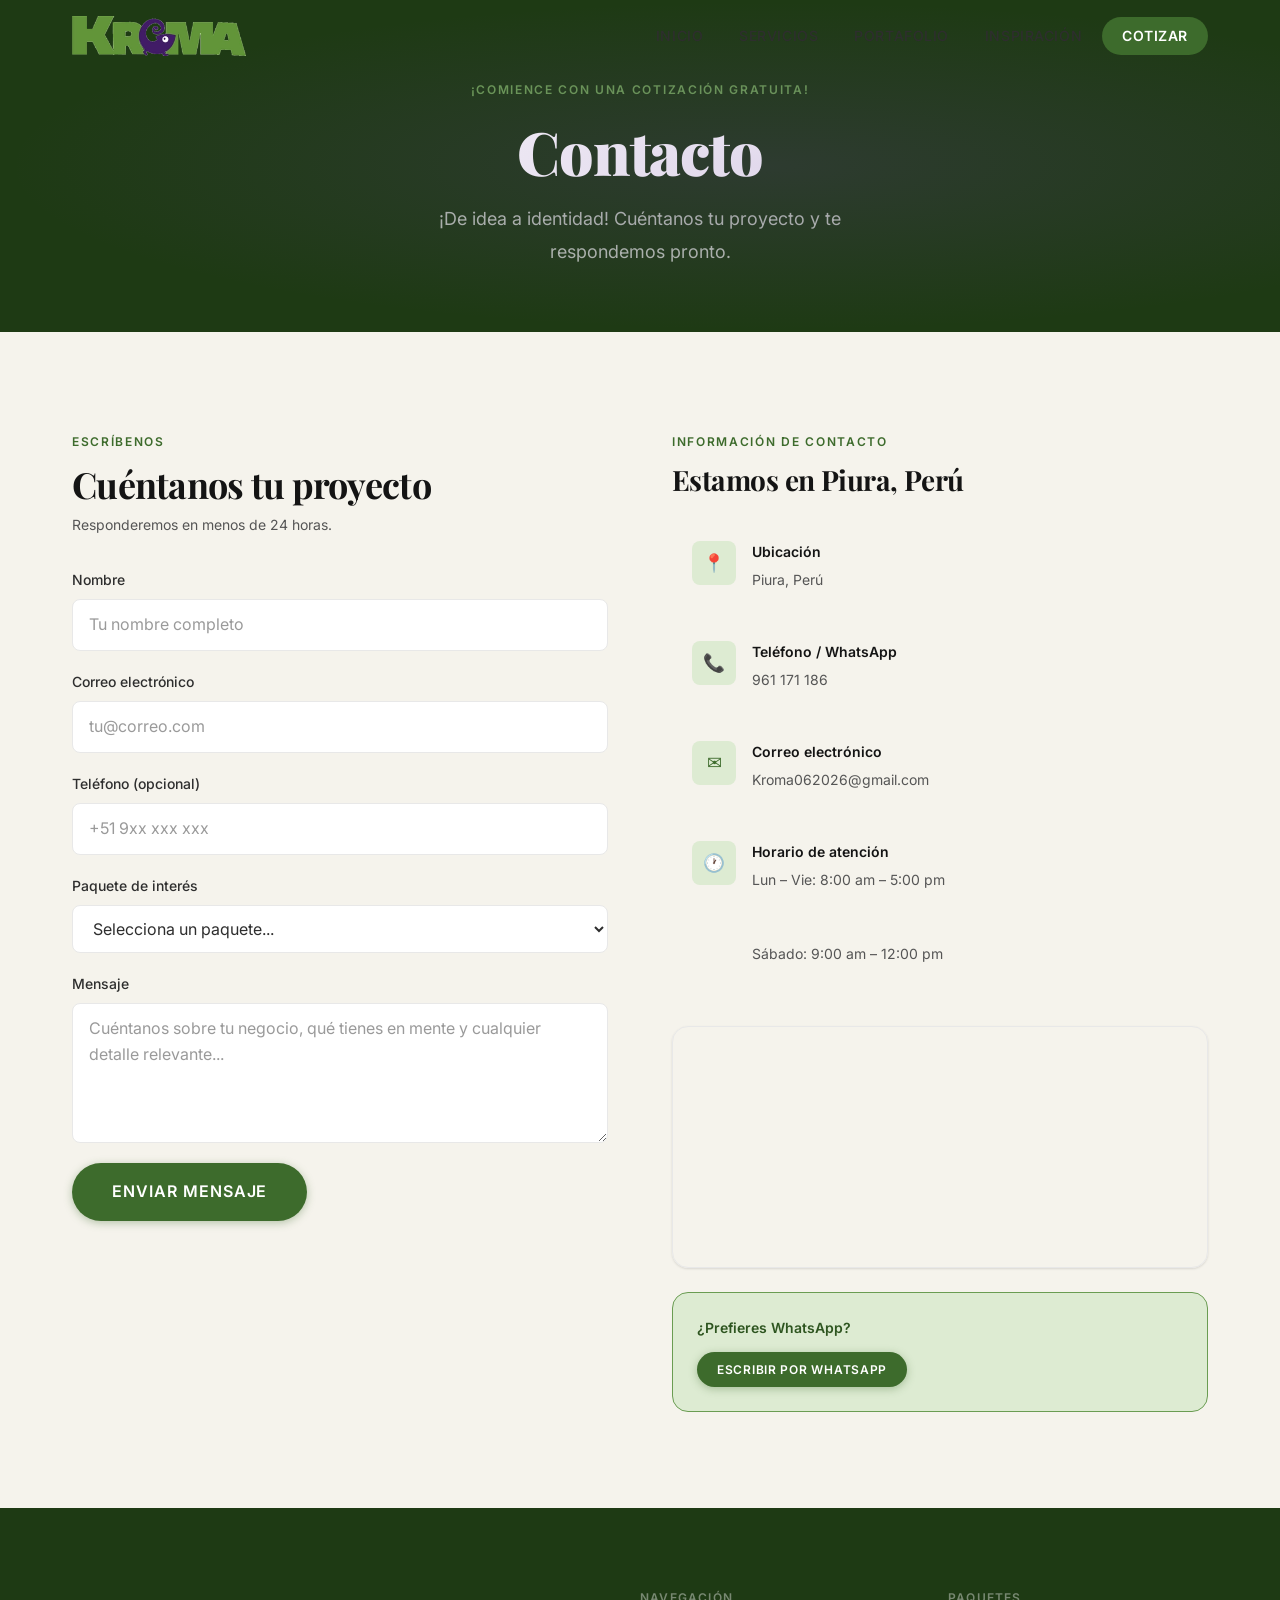
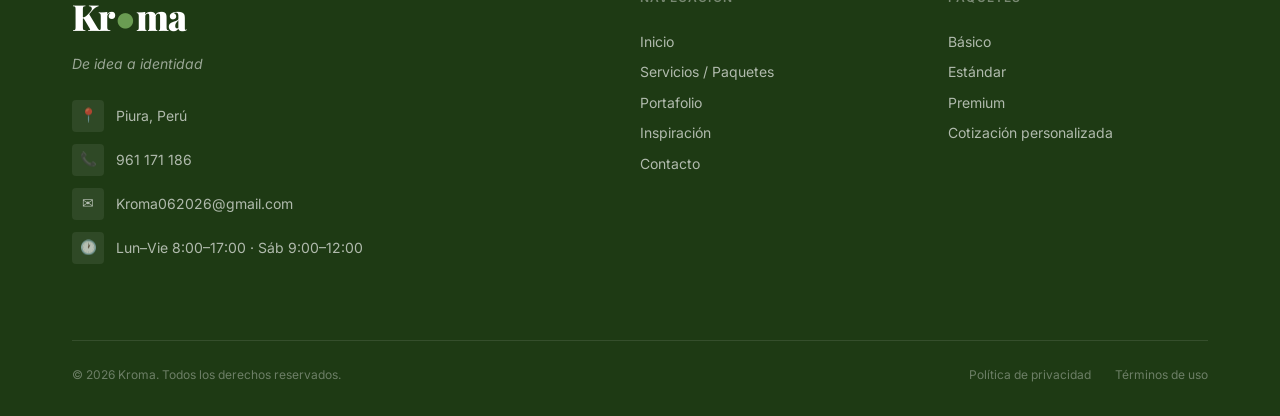
<file: contacto.html>
<!DOCTYPE html>
<html lang="es">
<head>
  <meta charset="UTF-8" />
  <meta name="viewport" content="width=device-width, initial-scale=1.0" />
  <meta name="description" content="Contacta a Kroma para una cotización gratuita — Piura, Perú." />
  <title>Contacto — Kroma</title>
  <link rel="preconnect" href="https://fonts.googleapis.com" />
  <link rel="preconnect" href="https://fonts.gstatic.com" crossorigin />
  <link href="https://fonts.googleapis.com/css2?family=Inter:wght@400;500;600;700&family=Playfair+Display:ital,wght@0,700;0,900;1,700&display=swap" rel="stylesheet" />
  <link rel="stylesheet" href="css/style.css" />
  <link rel="stylesheet" href="css/components.css" />
</head>
<body>

  <div id="site-header"></div>

  <main>

    <!-- PAGE HERO -->
    <div class="page-hero page-offset">
      <div class="container">
        <p class="page-hero__eyebrow">¡Comience con una cotización gratuita!</p>
        <h1 class="page-hero__title">Contacto</h1>
        <p class="page-hero__subtitle">¡De idea a identidad! Cuéntanos tu proyecto y te respondemos pronto.</p>
      </div>
    </div>


    <!-- CONTACT -->
    <section class="section" aria-labelledby="contact-title">
      <div class="container">
        <h2 class="visually-hidden" id="contact-title">Formulario de contacto</h2>

        <div style="display:grid; grid-template-columns: 1fr 1fr; gap: var(--sp-16); align-items: start;">

          <!-- FORM -->
          <div class="reveal">
            <span class="section-eyebrow">Escríbenos</span>
            <h3 style="font-size: var(--size-2xl); margin-bottom: var(--sp-2);">
              Cuéntanos tu proyecto
            </h3>
            <p class="text-muted" style="margin-bottom: var(--sp-8); font-size: var(--size-sm);">
              Responderemos en menos de 24 horas.
            </p>

            <form class="contact-form"
                  style="display:flex; flex-direction:column; gap: var(--sp-5);"
                  novalidate>

              <div class="form-group">
                <label class="form-label" for="name">Nombre</label>
                <input class="form-input"
                       type="text"
                       id="name"
                       name="name"
                       placeholder="Tu nombre completo"
                       autocomplete="name"
                       required />
              </div>

              <div class="form-group">
                <label class="form-label" for="email">Correo electrónico</label>
                <input class="form-input"
                       type="email"
                       id="email"
                       name="email"
                       placeholder="tu@correo.com"
                       autocomplete="email"
                       required />
              </div>

              <div class="form-group">
                <label class="form-label" for="phone">Teléfono (opcional)</label>
                <input class="form-input"
                       type="tel"
                       id="phone"
                       name="phone"
                       placeholder="+51 9xx xxx xxx"
                       autocomplete="tel" />
              </div>

              <div class="form-group">
                <label class="form-label" for="package">Paquete de interés</label>
                <select class="form-select" id="package" name="package">
                  <option value="">Selecciona un paquete...</option>
                  <option value="basico">Básico — S/.350</option>
                  <option value="estandar">Estándar — S/.650</option>
                  <option value="premium">Premium — S/.1,000</option>
                  <option value="personalizado">Cotización personalizada</option>
                </select>
              </div>

              <div class="form-group">
                <label class="form-label" for="message">Mensaje</label>
                <textarea class="form-textarea"
                          id="message"
                          name="message"
                          placeholder="Cuéntanos sobre tu negocio, qué tienes en mente y cualquier detalle relevante..."
                          required></textarea>
              </div>

              <button type="submit" class="btn btn--primary btn--lg"
                      style="align-self: flex-start;">
                Enviar mensaje
              </button>

            </form>
          </div>

          <!-- INFO -->
          <div>
            <div class="reveal" style="margin-bottom: var(--sp-10);">
              <span class="section-eyebrow">Información de contacto</span>
              <h3 style="font-size: var(--size-xl); margin-bottom: var(--sp-6);">
                Estamos en Piura, Perú
              </h3>

              <div style="display:flex; flex-direction:column; gap: var(--sp-2);">
                <div class="contact-info-item">
                  <div class="contact-info-icon" aria-hidden="true">📍</div>
                  <div class="contact-info-text">
                    <strong>Ubicación</strong>
                    <span>Piura, Perú</span>
                  </div>
                </div>
                <div class="contact-info-item">
                  <div class="contact-info-icon" aria-hidden="true">📞</div>
                  <div class="contact-info-text">
                    <strong>Teléfono / WhatsApp</strong>
                    <span>961 171 186</span>
                  </div>
                </div>
                <div class="contact-info-item">
                  <div class="contact-info-icon" aria-hidden="true">✉</div>
                  <div class="contact-info-text">
                    <strong>Correo electrónico</strong>
                    <span>Kroma062026@gmail.com</span>
                  </div>
                </div>
                <div class="contact-info-item">
                  <div class="contact-info-icon" aria-hidden="true">🕐</div>
                  <div class="contact-info-text">
                    <strong>Horario de atención</strong>
                    <span>Lun – Vie: 8:00 am – 5:00 pm</span>
                  </div>
                </div>
                <div class="contact-info-item" style="padding-left: calc(44px + var(--sp-4) + var(--sp-5));">
                  <div class="contact-info-text">
                    <span>Sábado: 9:00 am – 12:00 pm</span>
                  </div>
                </div>
              </div>
            </div>

            <!-- MAP embed -->
            <div class="reveal reveal-delay-1"
                 style="border-radius: var(--radius-lg); overflow:hidden; border: 1px solid var(--clr-border); box-shadow: var(--shadow-sm);">
              <iframe
                title="Mapa de Piura, Perú"
                src="https://www.google.com/maps/embed?pb=!1m18!1m12!1m3!1d31856.71!2d-80.6428!3d-5.1945!2m3!1f0!2f0!3f0!3m2!1i1024!2i768!4f13.1!3m3!1m2!1s0x904a1f5e3a6cb0e5%3A0x1c3c3b27b9e3e3e3!2sPiura%2C%20Per%C3%BA!5e0!3m2!1ses!2spe!4v1700000000000"
                width="100%"
                height="240"
                style="border:none; display:block;"
                loading="lazy"
                referrerpolicy="no-referrer-when-downgrade"
                aria-label="Mapa de Piura, Perú">
              </iframe>
            </div>

            <!-- Quick CTA via WhatsApp -->
            <div class="reveal reveal-delay-2"
                 style="margin-top: var(--sp-6); padding: var(--sp-6); background: var(--clr-green-100);
                        border-radius: var(--radius-lg); border: 1px solid var(--clr-green-300);">
              <p style="font-size: var(--size-sm); font-weight: var(--weight-semibold); color: var(--clr-primary-dk); margin-bottom: var(--sp-3);">
                ¿Prefieres WhatsApp?
              </p>
              <a href="https://wa.me/51961171186?text=Hola%2C%20me%20interesa%20una%20cotizaci%C3%B3n%20para%20mi%20marca."
                 target="_blank"
                 rel="noopener noreferrer"
                 class="btn btn--primary btn--sm">
                Escribir por WhatsApp
              </a>
            </div>
          </div>

        </div>
      </div>
    </section>

  </main>


  <div id="site-footer"></div>

  <script src="js/components.js"></script>
  <script src="js/main.js"></script>
</body>
</html>
</file>
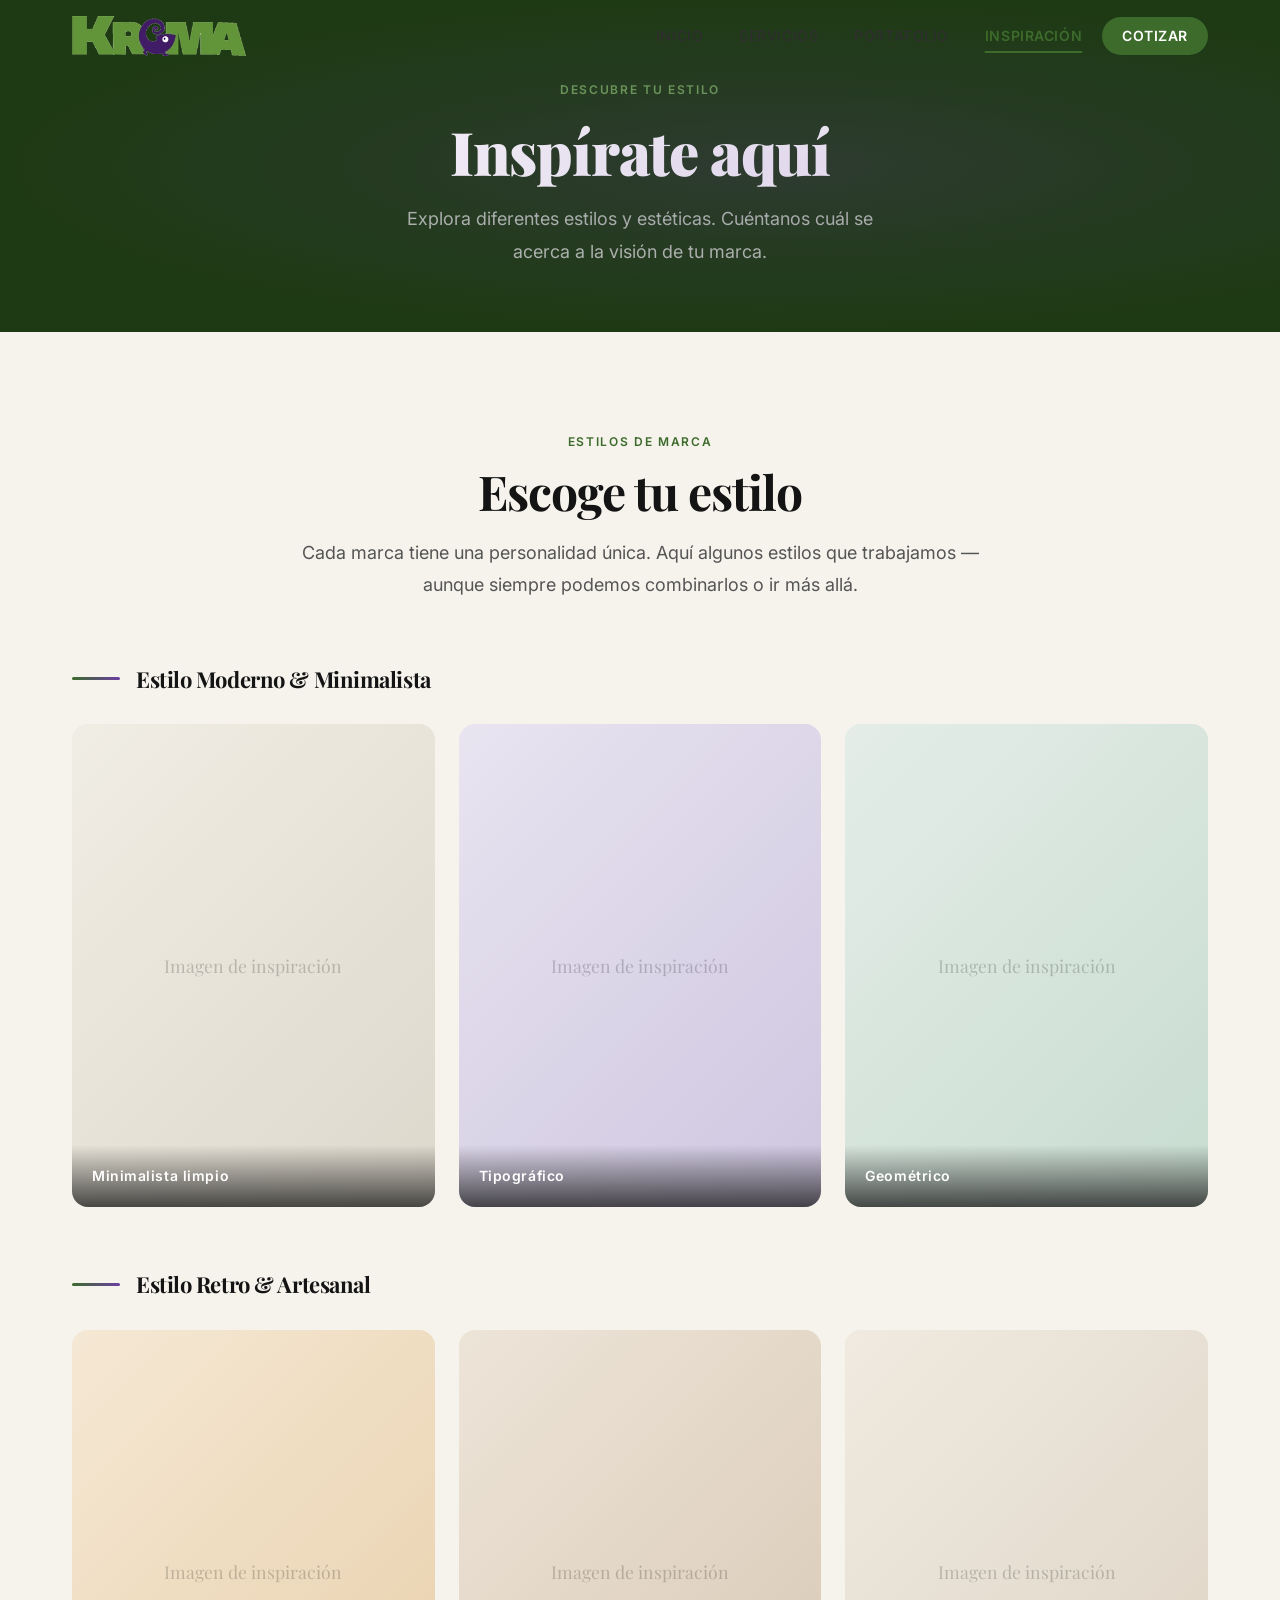
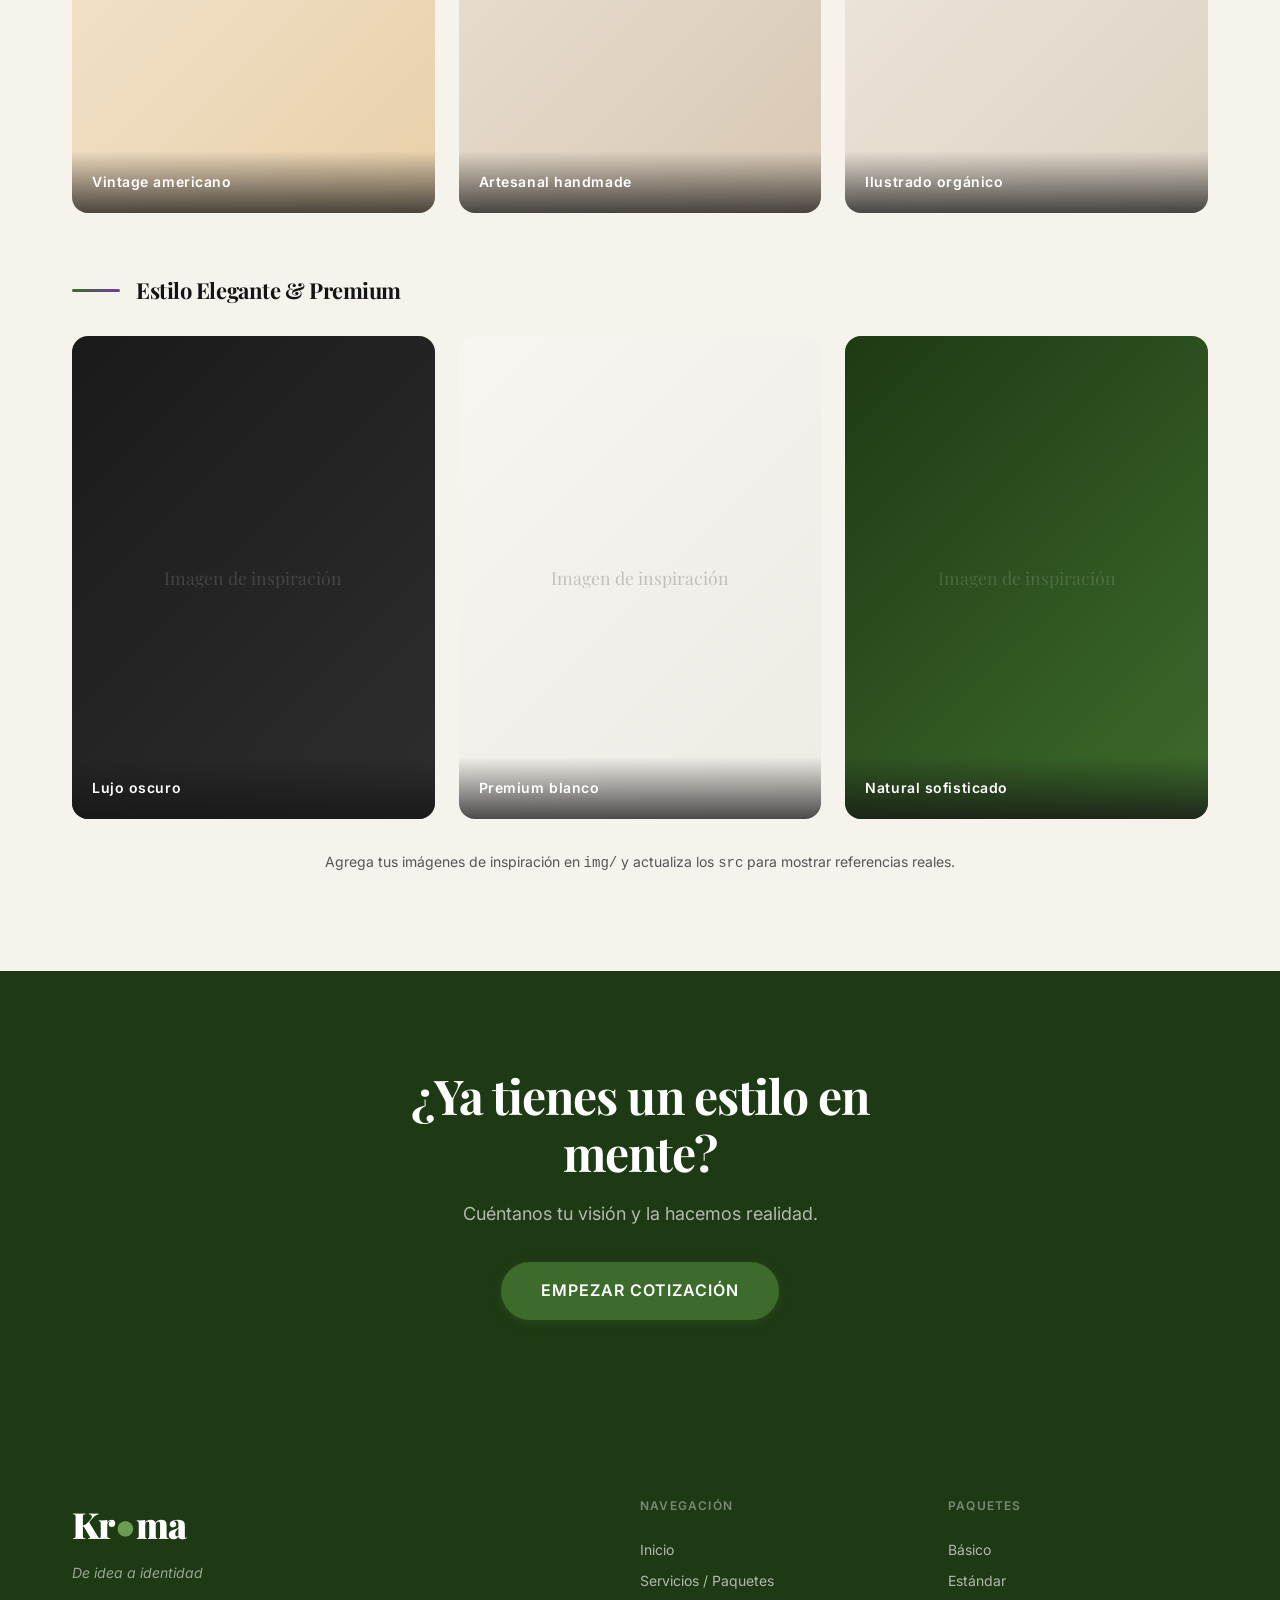
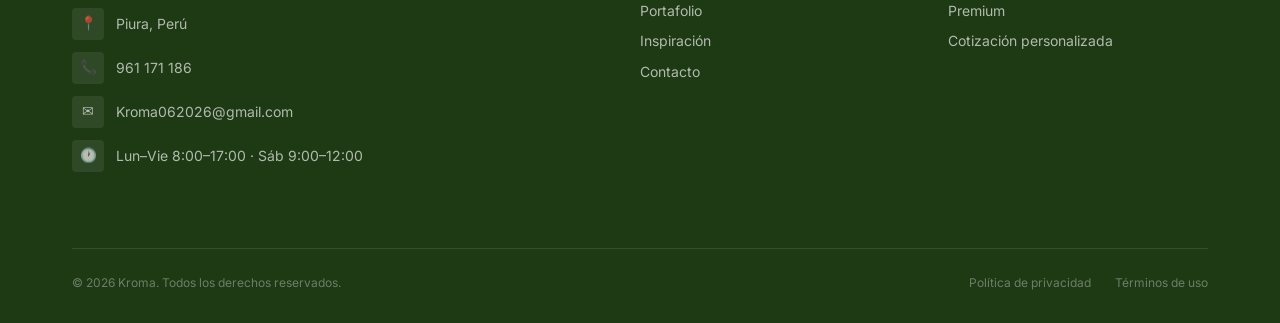
<file: inspiracion.html>
<!DOCTYPE html>
<html lang="es">
<head>
  <meta charset="UTF-8" />
  <meta name="viewport" content="width=device-width, initial-scale=1.0" />
  <meta name="description" content="Galería de inspiración para tu marca — Kroma, Piura." />
  <title>Inspiración — Kroma</title>
  <link rel="preconnect" href="https://fonts.googleapis.com" />
  <link rel="preconnect" href="https://fonts.gstatic.com" crossorigin />
  <link href="https://fonts.googleapis.com/css2?family=Inter:wght@400;500;600;700&family=Playfair+Display:ital,wght@0,700;0,900;1,700&display=swap" rel="stylesheet" />
  <link rel="stylesheet" href="css/style.css" />
  <link rel="stylesheet" href="css/components.css" />

  <style>
    .style-grid {
      display: grid;
      grid-template-columns: repeat(3, 1fr);
      gap: var(--sp-6);
    }

    .style-item {
      border-radius: var(--radius-lg);
      overflow: hidden;
      position: relative;
      background-color: var(--clr-sand);
      cursor: pointer;
    }

    .style-item__img {
      width: 100%;
      aspect-ratio: 3/4;
      object-fit: cover;
      display: block;
      transition: transform var(--transition-slow);
    }

    .style-item:hover .style-item__img {
      transform: scale(1.04);
    }

    .style-item__label {
      position: absolute;
      bottom: 0;
      left: 0;
      right: 0;
      padding: var(--sp-5);
      background: linear-gradient(to top, rgba(20,20,20,0.75) 0%, transparent 100%);
      font-size: var(--size-sm);
      font-weight: var(--weight-semibold);
      color: var(--clr-white);
      letter-spacing: 0.04em;
    }

    .style-placeholder {
      width: 100%;
      aspect-ratio: 3/4;
      display: flex;
      align-items: center;
      justify-content: center;
      font-family: var(--font-display);
      font-size: 1.1rem;
      color: rgba(0,0,0,0.2);
    }

    @media (max-width: 768px) {
      .style-grid { grid-template-columns: repeat(2, 1fr); }
    }
    @media (max-width: 480px) {
      .style-grid { grid-template-columns: 1fr; }
    }
  </style>
</head>
<body>

  <div id="site-header"></div>

  <main>

    <!-- PAGE HERO -->
    <div class="page-hero page-offset">
      <div class="container">
        <p class="page-hero__eyebrow">Descubre tu estilo</p>
        <h1 class="page-hero__title">Inspírate aquí</h1>
        <p class="page-hero__subtitle">Explora diferentes estilos y estéticas. Cuéntanos cuál se acerca a la visión de tu marca.</p>
      </div>
    </div>


    <!-- ESTILOS -->
    <section class="section" aria-labelledby="estilos-title">
      <div class="container">

        <div style="margin-bottom: var(--sp-16); text-align: center;">
          <span class="section-eyebrow reveal">Estilos de marca</span>
          <h2 class="section-title reveal reveal-delay-1" id="estilos-title">Escoge tu estilo</h2>
          <p class="section-subtitle reveal reveal-delay-2" style="margin-inline:auto;">
            Cada marca tiene una personalidad única. Aquí algunos estilos que trabajamos —
            aunque siempre podemos combinarlos o ir más allá.
          </p>
        </div>

        <!-- Style categories -->
        <div style="margin-bottom: var(--sp-16);">
          <div style="display:flex; align-items:center; gap: var(--sp-4); margin-bottom: var(--sp-8);">
            <div class="divider" style="flex-shrink:0; margin:0;"></div>
            <h3 class="reveal" style="font-size: var(--size-lg); white-space:nowrap;">Estilo Moderno & Minimalista</h3>
          </div>
          <div class="style-grid">
            <div class="style-item reveal">
              <!-- Replace with img tag when you have images: <img class="style-item__img" src="img/inspo-modern-1.jpg" alt="Estilo moderno 1" /> -->
              <div class="style-placeholder"
                   style="background:linear-gradient(135deg,#f0ede4,#ddd8cc);">
                Imagen de inspiración
              </div>
              <div class="style-item__label">Minimalista limpio</div>
            </div>
            <div class="style-item reveal reveal-delay-1">
              <div class="style-placeholder"
                   style="background:linear-gradient(135deg,#e8e4f0,#cec6e0);">
                Imagen de inspiración
              </div>
              <div class="style-item__label">Tipográfico</div>
            </div>
            <div class="style-item reveal reveal-delay-2">
              <div class="style-placeholder"
                   style="background:linear-gradient(135deg,#e4ede8,#c8dcd0);">
                Imagen de inspiración
              </div>
              <div class="style-item__label">Geométrico</div>
            </div>
          </div>
        </div>

        <div style="margin-bottom: var(--sp-16);">
          <div style="display:flex; align-items:center; gap: var(--sp-4); margin-bottom: var(--sp-8);">
            <div class="divider" style="flex-shrink:0; margin:0;"></div>
            <h3 class="reveal" style="font-size: var(--size-lg); white-space:nowrap;">Estilo Retro & Artesanal</h3>
          </div>
          <div class="style-grid">
            <div class="style-item reveal">
              <div class="style-placeholder"
                   style="background:linear-gradient(135deg,#f5e8d4,#e8cfaa);">
                Imagen de inspiración
              </div>
              <div class="style-item__label">Vintage americano</div>
            </div>
            <div class="style-item reveal reveal-delay-1">
              <div class="style-placeholder"
                   style="background:linear-gradient(135deg,#ede4d8,#d8c8b4);">
                Imagen de inspiración
              </div>
              <div class="style-item__label">Artesanal handmade</div>
            </div>
            <div class="style-item reveal reveal-delay-2">
              <div class="style-placeholder"
                   style="background:linear-gradient(135deg,#f0eae0,#ddd3c4);">
                Imagen de inspiración
              </div>
              <div class="style-item__label">Ilustrado orgánico</div>
            </div>
          </div>
        </div>

        <div style="margin-bottom: var(--sp-8);">
          <div style="display:flex; align-items:center; gap: var(--sp-4); margin-bottom: var(--sp-8);">
            <div class="divider" style="flex-shrink:0; margin:0;"></div>
            <h3 class="reveal" style="font-size: var(--size-lg); white-space:nowrap;">Estilo Elegante & Premium</h3>
          </div>
          <div class="style-grid">
            <div class="style-item reveal">
              <div class="style-placeholder"
                   style="background:linear-gradient(135deg,#1a1a1a,#2e2e2e);">
                <span style="color:rgba(255,255,255,0.15);">Imagen de inspiración</span>
              </div>
              <div class="style-item__label">Lujo oscuro</div>
            </div>
            <div class="style-item reveal reveal-delay-1">
              <div class="style-placeholder"
                   style="background:linear-gradient(135deg,#f8f6f2,#eeeae4);">
                Imagen de inspiración
              </div>
              <div class="style-item__label">Premium blanco</div>
            </div>
            <div class="style-item reveal reveal-delay-2">
              <div class="style-placeholder"
                   style="background:linear-gradient(135deg,#1e3a14,#3d6b2c);">
                <span style="color:rgba(255,255,255,0.15);">Imagen de inspiración</span>
              </div>
              <div class="style-item__label">Natural sofisticado</div>
            </div>
          </div>
        </div>

        <p class="text-muted text-small text-center reveal"
           style="margin-top: var(--sp-8);">
          Agrega tus imágenes de inspiración en <code>img/</code> y actualiza los
          <code>src</code> para mostrar referencias reales.
        </p>

      </div>
    </section>


    <!-- CTA -->
    <section class="section section--dark" aria-label="CTA inspiración">
      <div class="container text-center">
        <h2 class="section-title reveal" style="color: var(--clr-white); margin-inline:auto; max-width: 580px;">
          ¿Ya tienes un estilo en mente?
        </h2>
        <p class="section-subtitle reveal reveal-delay-1"
           style="margin-inline:auto; color:rgba(255,255,255,0.65); margin-bottom: var(--sp-8);">
          Cuéntanos tu visión y la hacemos realidad.
        </p>
        <a href="contacto.html" class="btn btn--primary btn--lg reveal reveal-delay-2">
          Empezar cotización
        </a>
      </div>
    </section>

  </main>


  <div id="site-footer"></div>

  <script src="js/components.js"></script>
  <script src="js/main.js"></script>
</body>
</html>
</file>
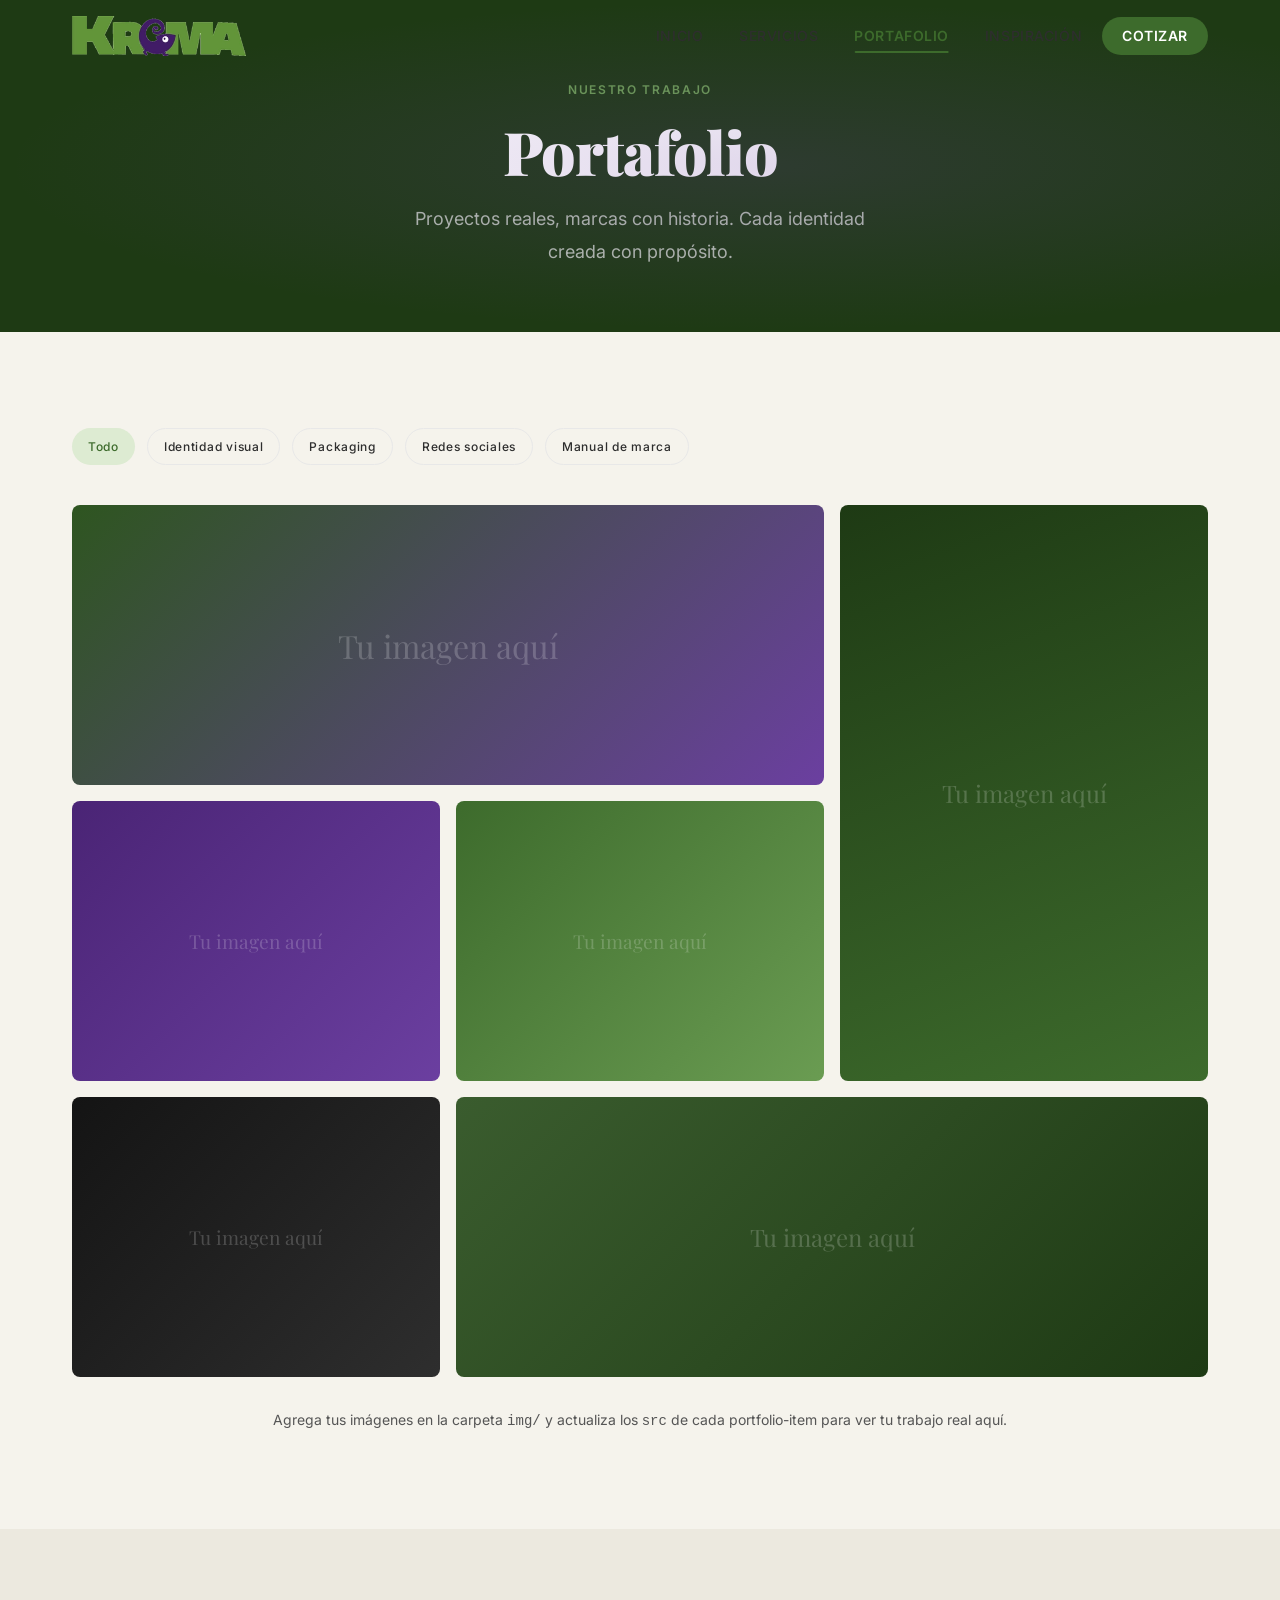
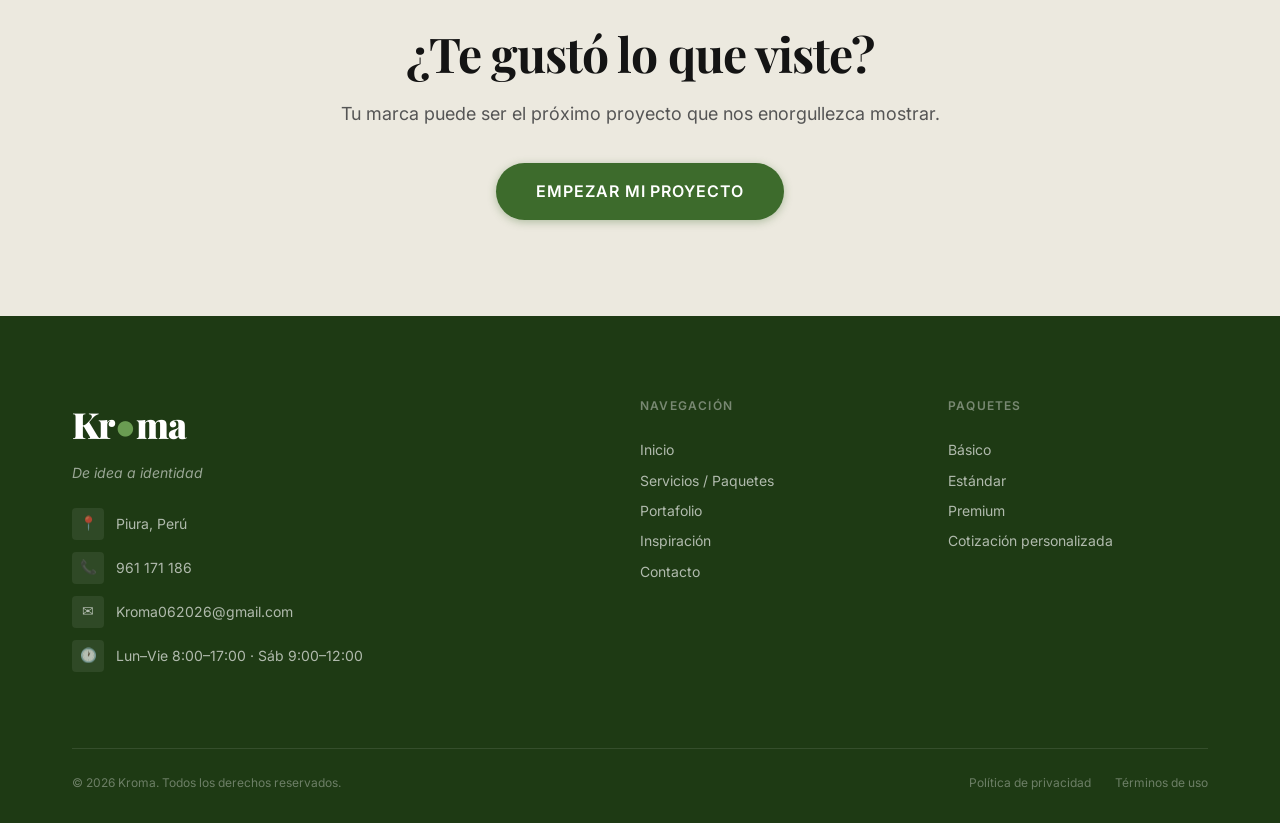
<file: portafolio.html>
<!DOCTYPE html>
<html lang="es">
<head>
  <meta charset="UTF-8" />
  <meta name="viewport" content="width=device-width, initial-scale=1.0" />
  <meta name="description" content="Portafolio de diseño de identidad visual — Kroma, Piura." />
  <title>Portafolio — Kroma</title>
  <link rel="preconnect" href="https://fonts.googleapis.com" />
  <link rel="preconnect" href="https://fonts.gstatic.com" crossorigin />
  <link href="https://fonts.googleapis.com/css2?family=Inter:wght@400;500;600;700&family=Playfair+Display:ital,wght@0,700;0,900;1,700&display=swap" rel="stylesheet" />
  <link rel="stylesheet" href="css/style.css" />
  <link rel="stylesheet" href="css/components.css" />
</head>
<body>

  <div id="site-header"></div>

  <main>

    <!-- PAGE HERO -->
    <div class="page-hero page-offset">
      <div class="container">
        <p class="page-hero__eyebrow">Nuestro trabajo</p>
        <h1 class="page-hero__title">Portafolio</h1>
        <p class="page-hero__subtitle">Proyectos reales, marcas con historia. Cada identidad creada con propósito.</p>
      </div>
    </div>


    <!-- PORTFOLIO GRID -->
    <section class="section" aria-label="Trabajos">
      <div class="container">

        <!-- Filter tags -->
        <div style="display:flex; gap: var(--sp-3); flex-wrap:wrap; margin-bottom: var(--sp-10);"
             class="reveal">
          <button class="tag tag--green" style="cursor:pointer; border:none; padding: var(--sp-2) var(--sp-4);">
            Todo
          </button>
          <button class="tag" style="cursor:pointer; border: 1px solid var(--clr-border); padding: var(--sp-2) var(--sp-4); border-radius: var(--radius-full); font-size: var(--size-xs); transition: all 150ms ease;">
            Identidad visual
          </button>
          <button class="tag" style="cursor:pointer; border: 1px solid var(--clr-border); padding: var(--sp-2) var(--sp-4); border-radius: var(--radius-full); font-size: var(--size-xs); transition: all 150ms ease;">
            Packaging
          </button>
          <button class="tag" style="cursor:pointer; border: 1px solid var(--clr-border); padding: var(--sp-2) var(--sp-4); border-radius: var(--radius-full); font-size: var(--size-xs); transition: all 150ms ease;">
            Redes sociales
          </button>
          <button class="tag" style="cursor:pointer; border: 1px solid var(--clr-border); padding: var(--sp-2) var(--sp-4); border-radius: var(--radius-full); font-size: var(--size-xs); transition: all 150ms ease;">
            Manual de marca
          </button>
        </div>

        <!-- Grid -->
        <div class="portfolio-grid reveal">
          <!-- Add your portfolio images in img/ folder and update src attributes -->
          <div class="portfolio-item portfolio-item--wide">
            <div style="width:100%;height:100%;background:linear-gradient(135deg,#2e5520 0%,#6b3fa0 100%);
                        display:flex;align-items:center;justify-content:center;">
              <span style="font-family:var(--font-display);font-size:2rem;color:rgba(255,255,255,0.2);">
                Tu imagen aquí
              </span>
            </div>
            <div class="portfolio-item__info">
              <div class="portfolio-item__title">Proyecto 01</div>
              <div class="portfolio-item__tag">Identidad visual</div>
            </div>
          </div>

          <div class="portfolio-item portfolio-item--tall">
            <div style="width:100%;height:100%;background:linear-gradient(160deg,#1e3a14 0%,#3d6b2c 100%);
                        display:flex;align-items:center;justify-content:center;">
              <span style="font-family:var(--font-display);font-size:1.5rem;color:rgba(255,255,255,0.2);">
                Tu imagen aquí
              </span>
            </div>
            <div class="portfolio-item__info">
              <div class="portfolio-item__title">Proyecto 02</div>
              <div class="portfolio-item__tag">Packaging</div>
            </div>
          </div>

          <div class="portfolio-item">
            <div style="width:100%;height:100%;background:linear-gradient(135deg,#4a2475 0%,#6b3fa0 100%);
                        display:flex;align-items:center;justify-content:center;">
              <span style="font-family:var(--font-display);font-size:1.2rem;color:rgba(255,255,255,0.2);">
                Tu imagen aquí
              </span>
            </div>
            <div class="portfolio-item__info">
              <div class="portfolio-item__title">Proyecto 03</div>
              <div class="portfolio-item__tag">Manual de marca</div>
            </div>
          </div>

          <div class="portfolio-item">
            <div style="width:100%;height:100%;background:linear-gradient(135deg,#3d6b2c 0%,#6a9c52 100%);
                        display:flex;align-items:center;justify-content:center;">
              <span style="font-family:var(--font-display);font-size:1.2rem;color:rgba(255,255,255,0.2);">
                Tu imagen aquí
              </span>
            </div>
            <div class="portfolio-item__info">
              <div class="portfolio-item__title">Proyecto 04</div>
              <div class="portfolio-item__tag">Identidad visual</div>
            </div>
          </div>

          <div class="portfolio-item">
            <div style="width:100%;height:100%;background:linear-gradient(135deg,#141414 0%,#2e2e2e 100%);
                        display:flex;align-items:center;justify-content:center;">
              <span style="font-family:var(--font-display);font-size:1.2rem;color:rgba(255,255,255,0.2);">
                Tu imagen aquí
              </span>
            </div>
            <div class="portfolio-item__info">
              <div class="portfolio-item__title">Proyecto 05</div>
              <div class="portfolio-item__tag">Redes sociales</div>
            </div>
          </div>

          <div class="portfolio-item portfolio-item--wide">
            <div style="width:100%;height:100%;background:linear-gradient(135deg,#3a5c2e 0%,#1e3a14 100%);
                        display:flex;align-items:center;justify-content:center;">
              <span style="font-family:var(--font-display);font-size:1.5rem;color:rgba(255,255,255,0.2);">
                Tu imagen aquí
              </span>
            </div>
            <div class="portfolio-item__info">
              <div class="portfolio-item__title">Proyecto 06</div>
              <div class="portfolio-item__tag">Identidad visual</div>
            </div>
          </div>
        </div>

        <!-- Note about images -->
        <p class="text-muted text-small text-center reveal"
           style="margin-top: var(--sp-8);">
          Agrega tus imágenes en la carpeta <code>img/</code> y actualiza los
          <code>src</code> de cada portfolio-item para ver tu trabajo real aquí.
        </p>

      </div>
    </section>


    <!-- CTA -->
    <section class="section section--alt" aria-label="CTA portafolio">
      <div class="container text-center">
        <h2 class="section-title reveal" style="margin-inline:auto; max-width:560px;">
          ¿Te gustó lo que viste?
        </h2>
        <p class="section-subtitle reveal reveal-delay-1" style="margin-inline:auto; margin-bottom: var(--sp-8);">
          Tu marca puede ser el próximo proyecto que nos enorgullezca mostrar.
        </p>
        <a href="contacto.html" class="btn btn--primary btn--lg reveal reveal-delay-2">
          Empezar mi proyecto
        </a>
      </div>
    </section>

  </main>


  <div id="site-footer"></div>

  <script src="js/components.js"></script>
  <script src="js/main.js"></script>
</body>
</html>
</file>
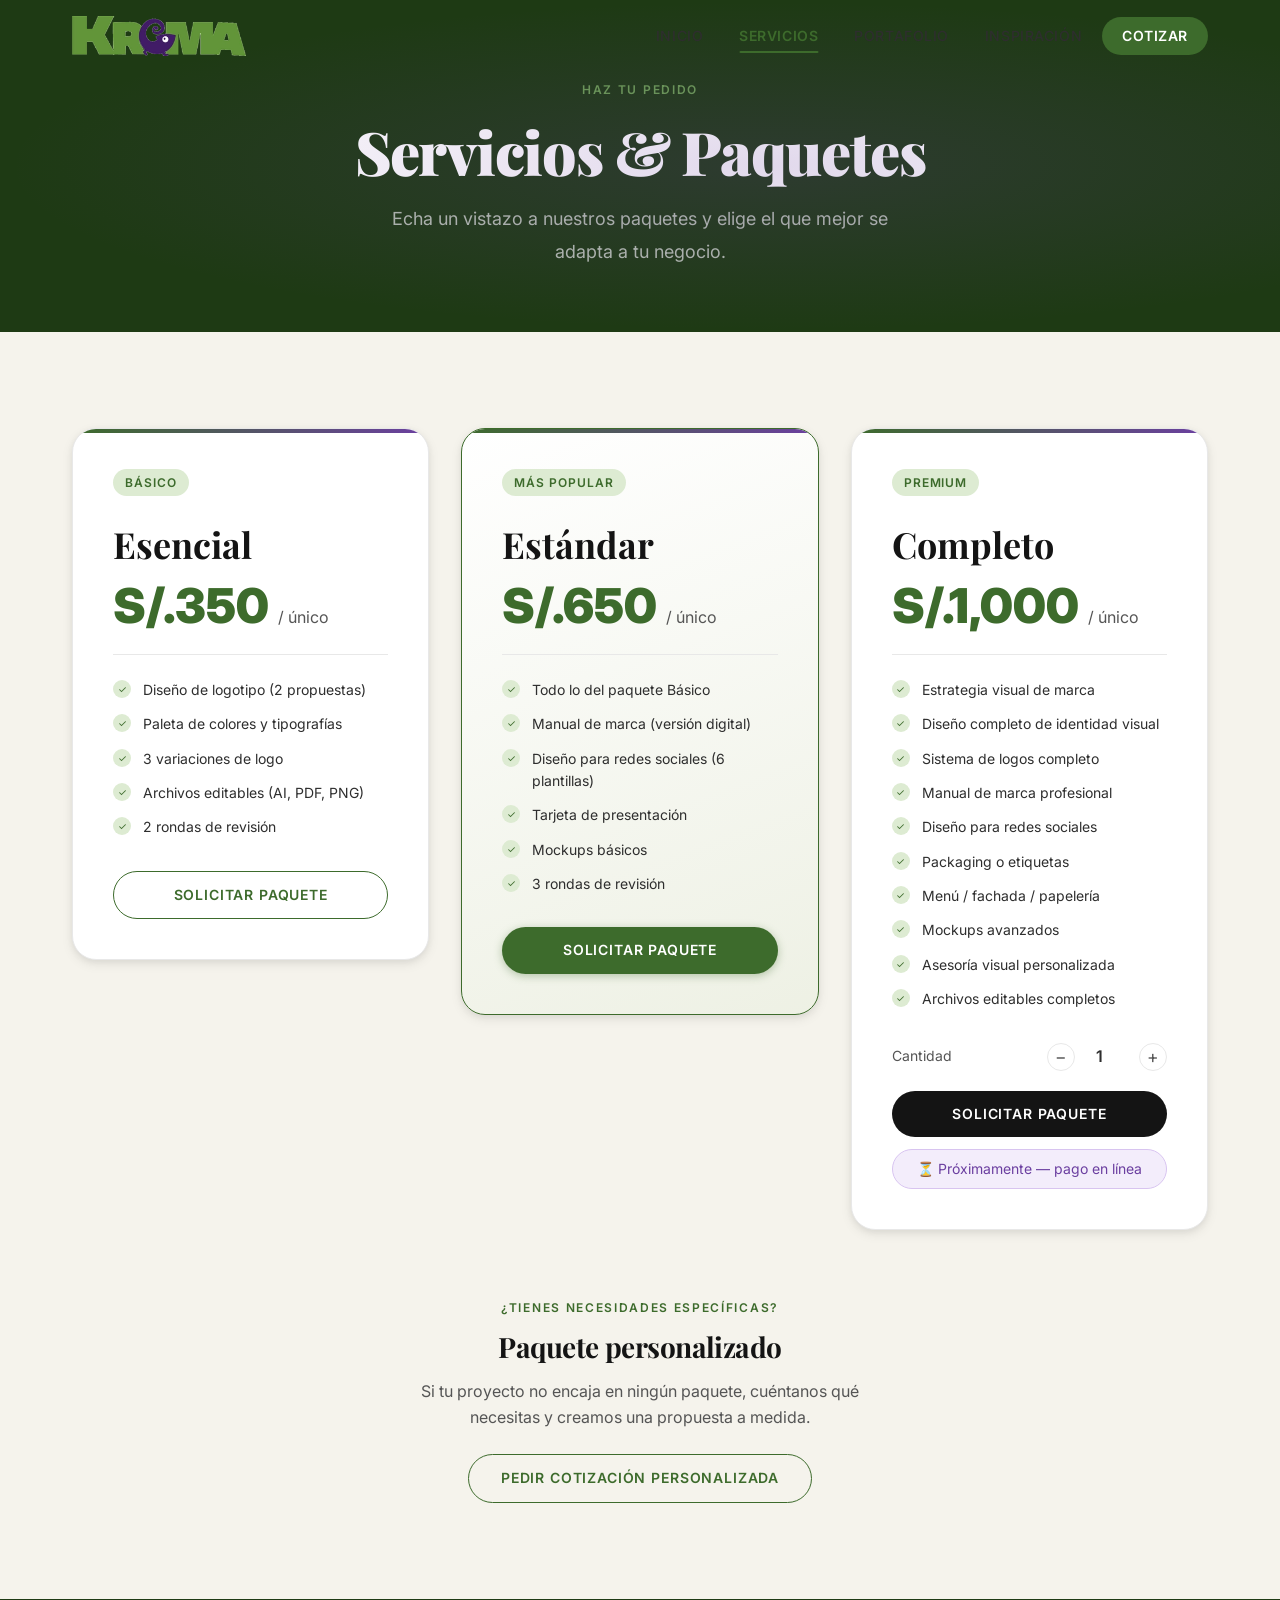
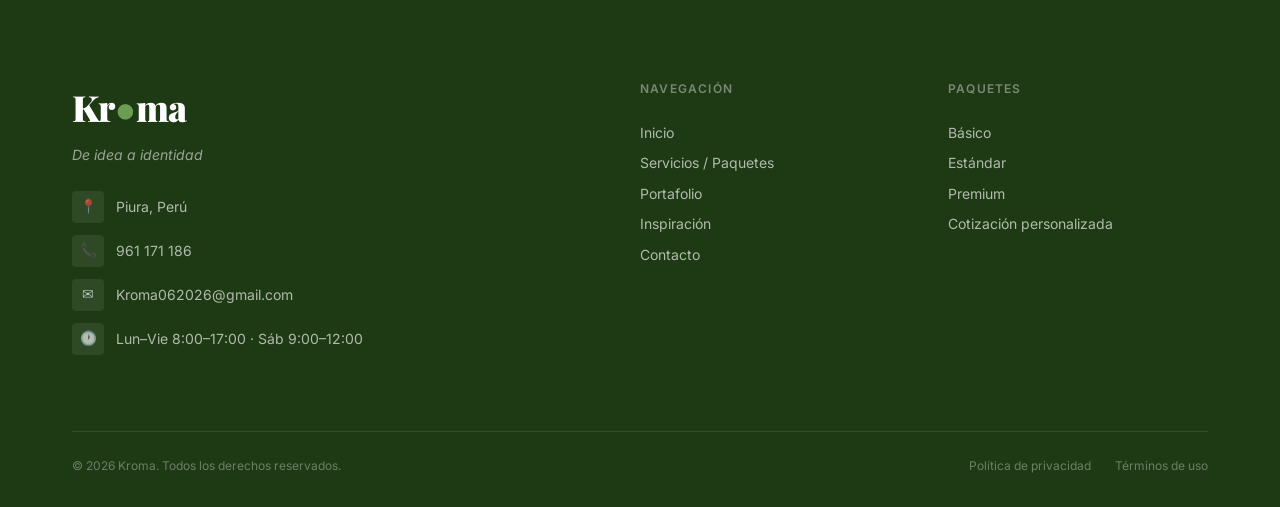
<file: servicios.html>
<!DOCTYPE html>
<html lang="es">
<head>
  <meta charset="UTF-8" />
  <meta name="viewport" content="width=device-width, initial-scale=1.0" />
  <meta name="description" content="Paquetes y servicios de diseño de identidad visual — Kroma, Piura." />
  <title>Servicios y Paquetes — Kroma</title>
  <link rel="preconnect" href="https://fonts.googleapis.com" />
  <link rel="preconnect" href="https://fonts.gstatic.com" crossorigin />
  <link href="https://fonts.googleapis.com/css2?family=Inter:wght@400;500;600;700&family=Playfair+Display:ital,wght@0,700;0,900;1,700&display=swap" rel="stylesheet" />
  <link rel="stylesheet" href="css/style.css" />
  <link rel="stylesheet" href="css/components.css" />
</head>
<body>

  <div id="site-header"></div>

  <main>

    <!-- PAGE HERO -->
    <div class="page-hero page-offset">
      <div class="container">
        <p class="page-hero__eyebrow">Haz tu pedido</p>
        <h1 class="page-hero__title">Servicios & Paquetes</h1>
        <p class="page-hero__subtitle">Echa un vistazo a nuestros paquetes y elige el que mejor se adapta a tu negocio.</p>
      </div>
    </div>


    <!-- PACKAGES -->
    <section class="section" aria-labelledby="packages-title">
      <div class="container">
        <h2 class="visually-hidden" id="packages-title">Nuestros paquetes</h2>

        <div class="grid grid-3" style="align-items: start;">

          <!-- BÁSICO -->
          <div class="package-card reveal" id="basico">
            <div class="package-card__badge">Básico</div>
            <div class="package-card__name">Esencial</div>
            <div class="package-card__price">S/.350 <span>/ único</span></div>
            <div class="package-card__divider"></div>
            <ul class="package-card__features">
              <li class="package-card__feature">
                <span class="package-card__feature-icon" aria-hidden="true">✓</span>
                Diseño de logotipo (2 propuestas)
              </li>
              <li class="package-card__feature">
                <span class="package-card__feature-icon" aria-hidden="true">✓</span>
                Paleta de colores y tipografías
              </li>
              <li class="package-card__feature">
                <span class="package-card__feature-icon" aria-hidden="true">✓</span>
                3 variaciones de logo
              </li>
              <li class="package-card__feature">
                <span class="package-card__feature-icon" aria-hidden="true">✓</span>
                Archivos editables (AI, PDF, PNG)
              </li>
              <li class="package-card__feature">
                <span class="package-card__feature-icon" aria-hidden="true">✓</span>
                2 rondas de revisión
              </li>
            </ul>
            <a href="contacto.html" class="btn btn--outline" style="width:100%; justify-content:center;">
              Solicitar paquete
            </a>
          </div>

          <!-- ESTÁNDAR -->
          <div class="package-card package-card--featured reveal reveal-delay-1" id="estandar">
            <div class="package-card__badge">Más popular</div>
            <div class="package-card__name">Estándar</div>
            <div class="package-card__price">S/.650 <span>/ único</span></div>
            <div class="package-card__divider"></div>
            <ul class="package-card__features">
              <li class="package-card__feature">
                <span class="package-card__feature-icon" aria-hidden="true">✓</span>
                Todo lo del paquete Básico
              </li>
              <li class="package-card__feature">
                <span class="package-card__feature-icon" aria-hidden="true">✓</span>
                Manual de marca (versión digital)
              </li>
              <li class="package-card__feature">
                <span class="package-card__feature-icon" aria-hidden="true">✓</span>
                Diseño para redes sociales (6 plantillas)
              </li>
              <li class="package-card__feature">
                <span class="package-card__feature-icon" aria-hidden="true">✓</span>
                Tarjeta de presentación
              </li>
              <li class="package-card__feature">
                <span class="package-card__feature-icon" aria-hidden="true">✓</span>
                Mockups básicos
              </li>
              <li class="package-card__feature">
                <span class="package-card__feature-icon" aria-hidden="true">✓</span>
                3 rondas de revisión
              </li>
            </ul>
            <a href="contacto.html" class="btn btn--primary" style="width:100%; justify-content:center;">
              Solicitar paquete
            </a>
          </div>

          <!-- PREMIUM -->
          <div class="package-card reveal reveal-delay-2" id="premium">
            <div class="package-card__badge">Premium</div>
            <div class="package-card__name">Completo</div>
            <div class="package-card__price">S/.1,000 <span>/ único</span></div>
            <div class="package-card__divider"></div>
            <ul class="package-card__features">
              <li class="package-card__feature">
                <span class="package-card__feature-icon" aria-hidden="true">✓</span>
                Estrategia visual de marca
              </li>
              <li class="package-card__feature">
                <span class="package-card__feature-icon" aria-hidden="true">✓</span>
                Diseño completo de identidad visual
              </li>
              <li class="package-card__feature">
                <span class="package-card__feature-icon" aria-hidden="true">✓</span>
                Sistema de logos completo
              </li>
              <li class="package-card__feature">
                <span class="package-card__feature-icon" aria-hidden="true">✓</span>
                Manual de marca profesional
              </li>
              <li class="package-card__feature">
                <span class="package-card__feature-icon" aria-hidden="true">✓</span>
                Diseño para redes sociales
              </li>
              <li class="package-card__feature">
                <span class="package-card__feature-icon" aria-hidden="true">✓</span>
                Packaging o etiquetas
              </li>
              <li class="package-card__feature">
                <span class="package-card__feature-icon" aria-hidden="true">✓</span>
                Menú / fachada / papelería
              </li>
              <li class="package-card__feature">
                <span class="package-card__feature-icon" aria-hidden="true">✓</span>
                Mockups avanzados
              </li>
              <li class="package-card__feature">
                <span class="package-card__feature-icon" aria-hidden="true">✓</span>
                Asesoría visual personalizada
              </li>
              <li class="package-card__feature">
                <span class="package-card__feature-icon" aria-hidden="true">✓</span>
                Archivos editables completos
              </li>
            </ul>

            <div style="margin-bottom: var(--sp-5);">
              <div style="display:flex; align-items:center; justify-content:space-between; margin-bottom: var(--sp-3);">
                <span style="font-size: var(--size-sm); color: var(--clr-text-muted);">Cantidad</span>
                <div class="qty-control" style="display:flex; align-items:center; gap: var(--sp-4);">
                  <button data-action="minus"
                          style="width:28px;height:28px;border-radius:50%;border:1.5px solid var(--clr-border);
                                 display:flex;align-items:center;justify-content:center;font-size:1.1rem;
                                 color:var(--clr-text-muted); cursor:pointer;"
                          aria-label="Reducir cantidad">−</button>
                  <input class="qty-input" type="number" value="1" min="1"
                         style="width:32px;text-align:center;font-weight:600;border:none;
                                font-size:var(--size-base);" readonly />
                  <button data-action="plus"
                          style="width:28px;height:28px;border-radius:50%;border:1.5px solid var(--clr-border);
                                 display:flex;align-items:center;justify-content:center;font-size:1.1rem;
                                 color:var(--clr-text-muted); cursor:pointer;"
                          aria-label="Aumentar cantidad">+</button>
                </div>
              </div>
            </div>

            <a href="contacto.html" class="btn btn--dark" style="width:100%; justify-content:center;">
              Solicitar paquete
            </a>
            <p class="notice notice--pending" style="margin-top:var(--sp-3); width:100%; justify-content:center;">
              ⏳ Próximamente — pago en línea
            </p>
          </div>

        </div>

        <!-- Custom quote -->
        <div class="text-center" style="margin-top: var(--sp-16);">
          <span class="section-eyebrow reveal">¿Tienes necesidades específicas?</span>
          <h3 class="reveal reveal-delay-1"
              style="font-size: var(--size-xl); margin-bottom: var(--sp-4);">
            Paquete personalizado
          </h3>
          <p class="text-muted reveal reveal-delay-2"
             style="max-width: 460px; margin-inline: auto; margin-bottom: var(--sp-6);">
            Si tu proyecto no encaja en ningún paquete, cuéntanos qué necesitas
            y creamos una propuesta a medida.
          </p>
          <a href="contacto.html" class="btn btn--outline reveal reveal-delay-3">
            Pedir cotización personalizada
          </a>
        </div>
      </div>
    </section>

  </main>


  <div id="site-footer"></div>

  <script src="js/components.js"></script>
  <script src="js/main.js"></script>
</body>
</html>
</file>
<file: css/style.css>
/* ============================================================
   KROMA — Design System
   style.css  |  Tokens, Reset, Base Typography, Layout
   ============================================================ */

/* ── 1. DESIGN TOKENS ──────────────────────────────────────── */
:root {
  /* Brand Colors */
  --clr-green-900: #1e3a14;
  --clr-green-700: #2e5520;
  --clr-green-500: #3d6b2c;   /* primary CTA / logo */
  --clr-green-300: #6a9c52;
  --clr-green-100: #ddebd2;

  --clr-purple-700: #4a2475;
  --clr-purple-500: #6b3fa0;  /* accent */
  --clr-purple-200: #d8c4f0;
  --clr-purple-50:  #f3edfb;

  /* Neutrals */
  --clr-cream:  #f5f3ec;      /* page background */
  --clr-sand:   #ece9df;      /* subtle section bg */
  --clr-white:  #ffffff;
  --clr-ink-900: #141414;
  --clr-ink-700: #2e2e2e;
  --clr-ink-500: #555555;
  --clr-ink-300: #9a9a9a;
  --clr-ink-100: #e8e8e8;

  /* Semantic */
  --clr-bg:          var(--clr-cream);
  --clr-surface:     var(--clr-white);
  --clr-border:      var(--clr-ink-100);
  --clr-text:        var(--clr-ink-700);
  --clr-text-muted:  var(--clr-ink-500);
  --clr-heading:     var(--clr-ink-900);
  --clr-primary:     var(--clr-green-500);
  --clr-primary-dk:  var(--clr-green-700);
  --clr-accent:      var(--clr-purple-500);

  /* Typography */
  --font-display: 'Playfair Display', 'Georgia', serif;
  --font-body:    'Inter', 'Helvetica Neue', Arial, sans-serif;
  --font-label:   'Inter', sans-serif;

  --size-xs:   0.75rem;   /*  12px */
  --size-sm:   0.875rem;  /*  14px */
  --size-base: 1rem;      /*  16px */
  --size-md:   1.125rem;  /*  18px */
  --size-lg:   1.375rem;  /*  22px */
  --size-xl:   1.75rem;   /*  28px */
  --size-2xl:  2.25rem;   /*  36px */
  --size-3xl:  3rem;      /*  48px */
  --size-4xl:  3.75rem;   /*  60px */

  --leading-tight:  1.2;
  --leading-snug:   1.4;
  --leading-normal: 1.6;
  --leading-loose:  1.8;

  --weight-regular: 400;
  --weight-medium:  500;
  --weight-semibold:600;
  --weight-bold:    700;
  --weight-black:   900;

  /* Spacing */
  --sp-1:  0.25rem;
  --sp-2:  0.5rem;
  --sp-3:  0.75rem;
  --sp-4:  1rem;
  --sp-5:  1.25rem;
  --sp-6:  1.5rem;
  --sp-8:  2rem;
  --sp-10: 2.5rem;
  --sp-12: 3rem;
  --sp-16: 4rem;
  --sp-20: 5rem;
  --sp-24: 6rem;
  --sp-32: 8rem;

  /* Layout */
  --max-width:       1200px;
  --max-width-text:  680px;
  --nav-height:      72px;

  /* Effects */
  --radius-sm:  4px;
  --radius-md:  8px;
  --radius-lg:  16px;
  --radius-xl:  24px;
  --radius-full: 999px;

  --shadow-sm:  0 1px 3px rgba(0,0,0,.07), 0 1px 2px rgba(0,0,0,.05);
  --shadow-md:  0 4px 12px rgba(0,0,0,.08), 0 2px 6px rgba(0,0,0,.05);
  --shadow-lg:  0 12px 32px rgba(0,0,0,.1),  0 4px 10px rgba(0,0,0,.06);
  --shadow-xl:  0 24px 48px rgba(0,0,0,.12), 0 8px 16px rgba(0,0,0,.07);

  --transition-fast:   150ms ease;
  --transition-base:   250ms ease;
  --transition-slow:   400ms ease;
}

/* ── 2. RESET & BOX MODEL ───────────────────────────────────── */
*, *::before, *::after {
  box-sizing: border-box;
  margin: 0;
  padding: 0;
}

html {
  font-size: 16px;
  scroll-behavior: smooth;
  -webkit-font-smoothing: antialiased;
  -moz-osx-font-smoothing: grayscale;
  text-rendering: optimizeLegibility;
}

body {
  font-family: var(--font-body);
  font-size: var(--size-base);
  font-weight: var(--weight-regular);
  line-height: var(--leading-normal);
  color: var(--clr-text);
  background-color: var(--clr-bg);
  overflow-x: hidden;
}

img, video {
  display: block;
  max-width: 100%;
  height: auto;
}

a {
  color: inherit;
  text-decoration: none;
}

ul, ol {
  list-style: none;
}

button, input, textarea, select {
  font: inherit;
  color: inherit;
  background: none;
  border: none;
  outline: none;
}

button {
  cursor: pointer;
}

/* ── 3. TYPOGRAPHY SCALE ────────────────────────────────────── */
h1, h2, h3, h4, h5, h6 {
  font-family: var(--font-display);
  font-weight: var(--weight-bold);
  line-height: var(--leading-tight);
  color: var(--clr-heading);
  letter-spacing: -0.02em;
}

h1 { font-size: clamp(var(--size-2xl), 5vw, var(--size-4xl)); }
h2 { font-size: clamp(var(--size-xl),  4vw, var(--size-3xl)); }
h3 { font-size: clamp(var(--size-lg),  2.5vw, var(--size-2xl)); }
h4 { font-size: var(--size-xl); }
h5 { font-size: var(--size-lg); }
h6 { font-size: var(--size-md); }

p {
  line-height: var(--leading-normal);
  color: var(--clr-text);
}

.text-muted { color: var(--clr-text-muted); }
.text-small { font-size: var(--size-sm); }
.text-label {
  font-family: var(--font-label);
  font-size: var(--size-xs);
  font-weight: var(--weight-semibold);
  letter-spacing: 0.12em;
  text-transform: uppercase;
  color: var(--clr-text-muted);
}

/* Decorative accent on section titles */
.section-eyebrow {
  display: inline-block;
  font-size: var(--size-xs);
  font-weight: var(--weight-semibold);
  letter-spacing: 0.14em;
  text-transform: uppercase;
  color: var(--clr-primary);
  margin-bottom: var(--sp-3);
}

.section-title {
  font-family: var(--font-display);
  font-weight: var(--weight-bold);
  color: var(--clr-heading);
  margin-bottom: var(--sp-4);
}

.section-subtitle {
  font-size: var(--size-md);
  color: var(--clr-text-muted);
  max-width: var(--max-width-text);
  line-height: var(--leading-loose);
}

/* ── 4. LAYOUT UTILITIES ────────────────────────────────────── */
.container {
  width: 100%;
  max-width: var(--max-width);
  margin-inline: auto;
  padding-inline: var(--sp-8);
}

@media (max-width: 768px) {
  .container { padding-inline: var(--sp-5); }
}

.section {
  padding-block: var(--sp-24);
}

.section--alt {
  background-color: var(--clr-sand);
}

.section--dark {
  background-color: var(--clr-green-900);
  color: var(--clr-white);
}

.section--dark h1,
.section--dark h2,
.section--dark h3 {
  color: var(--clr-white);
}

.grid {
  display: grid;
  gap: var(--sp-8);
}

.grid-2 { grid-template-columns: repeat(2, 1fr); }
.grid-3 { grid-template-columns: repeat(3, 1fr); }
.grid-4 { grid-template-columns: repeat(4, 1fr); }

@media (max-width: 1024px) {
  .grid-4 { grid-template-columns: repeat(2, 1fr); }
  .grid-3 { grid-template-columns: repeat(2, 1fr); }
}

@media (max-width: 640px) {
  .grid-4,
  .grid-3,
  .grid-2 { grid-template-columns: 1fr; }
  .section { padding-block: var(--sp-16); }
}

.flex { display: flex; }
.flex-center { display: flex; align-items: center; justify-content: center; }
.flex-between { display: flex; align-items: center; justify-content: space-between; }
.flex-col { display: flex; flex-direction: column; }
.gap-2 { gap: var(--sp-2); }
.gap-4 { gap: var(--sp-4); }
.gap-6 { gap: var(--sp-6); }
.gap-8 { gap: var(--sp-8); }

.text-center { text-align: center; }
.text-left   { text-align: left; }

/* ── 5. DIVIDER ─────────────────────────────────────────────── */
.divider {
  display: block;
  width: 48px;
  height: 3px;
  background: linear-gradient(90deg, var(--clr-primary), var(--clr-accent));
  border-radius: var(--radius-full);
  margin-block: var(--sp-6);
}

.divider--center { margin-inline: auto; }

/* ── 6. ACCESSIBILITY UTILITIES ────────────────────────────── */
.visually-hidden {
  position: absolute;
  width: 1px;
  height: 1px;
  padding: 0;
  margin: -1px;
  overflow: hidden;
  clip: rect(0, 0, 0, 0);
  white-space: nowrap;
  border: 0;
}

/* Focus ring for keyboard nav */
:focus-visible {
  outline: 2px solid var(--clr-primary);
  outline-offset: 3px;
  border-radius: var(--radius-sm);
}

/* ── 7. SCROLL REVEAL (initial state) ──────────────────────── */
.reveal {
  opacity: 0;
  transform: translateY(28px);
  transition: opacity var(--transition-slow), transform var(--transition-slow);
}

.reveal.visible {
  opacity: 1;
  transform: translateY(0);
}

.reveal-delay-1 { transition-delay: 100ms; }
.reveal-delay-2 { transition-delay: 200ms; }
.reveal-delay-3 { transition-delay: 300ms; }
.reveal-delay-4 { transition-delay: 400ms; }
</file>
<file: css/components.css>
/* ============================================================
   KROMA — Components
   components.css  |  Navbar, Buttons, Cards, Forms, Footer
   ============================================================ */

/* ── NAVBAR ─────────────────────────────────────────────────── */
.navbar {
  position: fixed;
  top: 0;
  left: 0;
  right: 0;
  z-index: 1000;
  height: var(--nav-height);
  display: flex;
  align-items: center;
  background-color: transparent;
  transition: background-color var(--transition-base),
              box-shadow var(--transition-base),
              backdrop-filter var(--transition-base);
}

.navbar.scrolled {
  background-color: rgba(245, 243, 236, 0.94);
  backdrop-filter: blur(12px);
  -webkit-backdrop-filter: blur(12px);
  box-shadow: 0 1px 0 var(--clr-border);
}

.navbar__inner {
  width: 100%;
  max-width: var(--max-width);
  margin-inline: auto;
  padding-inline: var(--sp-8);
  display: flex;
  align-items: center;
  justify-content: space-between;
  gap: var(--sp-8);
}

/* Logo */
.navbar__logo {
  display: flex;
  align-items: center;
  flex-shrink: 0;
  text-decoration: none;
}

.navbar__logo img {
  height: 40px;
  width: auto;
}

.navbar__logo-text {
  font-family: var(--font-display);
  font-size: 1.5rem;
  font-weight: var(--weight-black);
  color: var(--clr-primary);
  letter-spacing: -0.03em;
}

.navbar__logo-text span {
  color: var(--clr-accent);
}

/* Nav links */
.navbar__nav {
  display: flex;
  align-items: center;
  gap: var(--sp-1);
}

.navbar__link {
  display: inline-flex;
  align-items: center;
  padding: var(--sp-2) var(--sp-4);
  font-size: var(--size-sm);
  font-weight: var(--weight-medium);
  letter-spacing: 0.04em;
  text-transform: uppercase;
  color: var(--clr-ink-700);
  border-radius: var(--radius-full);
  transition: color var(--transition-fast), background-color var(--transition-fast);
  position: relative;
}

.navbar__link::after {
  content: '';
  position: absolute;
  bottom: 2px;
  left: 50%;
  transform: translateX(-50%) scaleX(0);
  width: calc(100% - var(--sp-8));
  height: 2px;
  background: var(--clr-primary);
  border-radius: var(--radius-full);
  transition: transform var(--transition-base);
}

.navbar__link:hover {
  color: var(--clr-primary);
  background-color: var(--clr-green-100);
}

.navbar__link:hover::after,
.navbar__link.active::after {
  transform: translateX(-50%) scaleX(1);
}

.navbar__link.active {
  color: var(--clr-primary);
  font-weight: var(--weight-semibold);
}

/* CTA button in nav */
.navbar__cta {
  display: inline-flex;
  align-items: center;
  padding: var(--sp-2) var(--sp-5);
  font-size: var(--size-sm);
  font-weight: var(--weight-semibold);
  letter-spacing: 0.04em;
  text-transform: uppercase;
  color: var(--clr-white) !important;
  background-color: var(--clr-primary);
  border-radius: var(--radius-full);
  transition: background-color var(--transition-fast), transform var(--transition-fast);
}

.navbar__cta::after { display: none; }

.navbar__cta:hover {
  background-color: var(--clr-primary-dk);
  transform: translateY(-1px);
}

/* Hamburger (mobile) */
.navbar__hamburger {
  display: none;
  flex-direction: column;
  justify-content: center;
  gap: 5px;
  width: 36px;
  height: 36px;
  cursor: pointer;
  padding: var(--sp-1);
}

.navbar__hamburger span {
  display: block;
  width: 100%;
  height: 2px;
  background-color: var(--clr-ink-700);
  border-radius: var(--radius-full);
  transition: transform var(--transition-base), opacity var(--transition-base);
  transform-origin: center;
}

.navbar__hamburger.open span:nth-child(1) {
  transform: translateY(7px) rotate(45deg);
}
.navbar__hamburger.open span:nth-child(2) {
  opacity: 0;
  transform: scaleX(0);
}
.navbar__hamburger.open span:nth-child(3) {
  transform: translateY(-7px) rotate(-45deg);
}

/* Mobile menu */
.navbar__mobile-menu {
  display: none;
  position: fixed;
  inset: var(--nav-height) 0 0 0;
  background-color: var(--clr-bg);
  padding: var(--sp-8);
  flex-direction: column;
  gap: var(--sp-2);
  overflow-y: auto;
  z-index: 999;
  transform: translateY(-8px);
  opacity: 0;
  transition: opacity var(--transition-base), transform var(--transition-base);
  pointer-events: none;
}

.navbar__mobile-menu.open {
  opacity: 1;
  transform: translateY(0);
  pointer-events: auto;
}

.navbar__mobile-link {
  display: block;
  padding: var(--sp-4) var(--sp-5);
  font-size: var(--size-lg);
  font-weight: var(--weight-medium);
  color: var(--clr-heading);
  border-radius: var(--radius-md);
  transition: background-color var(--transition-fast), color var(--transition-fast);
}

.navbar__mobile-link:hover,
.navbar__mobile-link.active {
  background-color: var(--clr-green-100);
  color: var(--clr-primary);
}

.navbar__mobile-cta {
  margin-top: var(--sp-4);
  display: block;
  text-align: center;
  padding: var(--sp-4);
  font-weight: var(--weight-semibold);
  color: var(--clr-white) !important;
  background-color: var(--clr-primary);
  border-radius: var(--radius-md);
}

/* Page offset for fixed nav */
.page-offset {
  padding-top: var(--nav-height);
}

@media (max-width: 900px) {
  .navbar__nav { display: none; }
  .navbar__hamburger { display: flex; }
  .navbar__mobile-menu { display: flex; }
  .navbar__inner { padding-inline: var(--sp-5); }
}

/* ── BUTTONS ─────────────────────────────────────────────────── */
.btn {
  display: inline-flex;
  align-items: center;
  justify-content: center;
  gap: var(--sp-2);
  padding: var(--sp-3) var(--sp-8);
  font-size: var(--size-sm);
  font-weight: var(--weight-semibold);
  letter-spacing: 0.06em;
  text-transform: uppercase;
  border-radius: var(--radius-full);
  cursor: pointer;
  transition: all var(--transition-base);
  white-space: nowrap;
  text-decoration: none;
}

.btn--primary {
  background-color: var(--clr-primary);
  color: var(--clr-white);
  box-shadow: 0 2px 8px rgba(61, 107, 44, 0.35);
}

.btn--primary:hover {
  background-color: var(--clr-primary-dk);
  transform: translateY(-2px);
  box-shadow: 0 6px 16px rgba(61, 107, 44, 0.4);
}

.btn--outline {
  background-color: transparent;
  color: var(--clr-primary);
  border: 1.5px solid var(--clr-primary);
}

.btn--outline:hover {
  background-color: var(--clr-green-100);
  transform: translateY(-2px);
}

.btn--dark {
  background-color: var(--clr-ink-900);
  color: var(--clr-white);
}

.btn--dark:hover {
  background-color: var(--clr-ink-700);
  transform: translateY(-2px);
}

.btn--lg {
  padding: var(--sp-4) var(--sp-10);
  font-size: var(--size-base);
}

.btn--sm {
  padding: var(--sp-2) var(--sp-5);
  font-size: var(--size-xs);
}

.btn:active {
  transform: translateY(0);
}

/* ── CARDS ───────────────────────────────────────────────────── */
.card {
  background-color: var(--clr-surface);
  border-radius: var(--radius-lg);
  overflow: hidden;
  box-shadow: var(--shadow-sm);
  border: 1px solid var(--clr-border);
  transition: transform var(--transition-base), box-shadow var(--transition-base);
}

.card:hover {
  transform: translateY(-4px);
  box-shadow: var(--shadow-lg);
}

.card__media {
  width: 100%;
  aspect-ratio: 4/3;
  overflow: hidden;
}

.card__media img {
  width: 100%;
  height: 100%;
  object-fit: cover;
  transition: transform var(--transition-slow);
}

.card:hover .card__media img {
  transform: scale(1.04);
}

.card__body {
  padding: var(--sp-6);
}

.card__eyebrow {
  font-size: var(--size-xs);
  font-weight: var(--weight-semibold);
  letter-spacing: 0.1em;
  text-transform: uppercase;
  color: var(--clr-primary);
  margin-bottom: var(--sp-2);
}

.card__title {
  font-family: var(--font-display);
  font-size: var(--size-xl);
  font-weight: var(--weight-bold);
  color: var(--clr-heading);
  margin-bottom: var(--sp-3);
  line-height: var(--leading-snug);
}

.card__text {
  font-size: var(--size-sm);
  color: var(--clr-text-muted);
  line-height: var(--leading-normal);
  margin-bottom: var(--sp-5);
}

/* Package / Pricing Card */
.package-card {
  background-color: var(--clr-surface);
  border-radius: var(--radius-xl);
  padding: var(--sp-10);
  border: 1px solid var(--clr-border);
  box-shadow: var(--shadow-md);
  transition: transform var(--transition-base), box-shadow var(--transition-base);
  position: relative;
  overflow: hidden;
}

.package-card::before {
  content: '';
  position: absolute;
  top: 0;
  left: 0;
  right: 0;
  height: 4px;
  background: linear-gradient(90deg, var(--clr-primary), var(--clr-accent));
}

.package-card:hover {
  transform: translateY(-6px);
  box-shadow: var(--shadow-xl);
}

.package-card--featured {
  border-color: var(--clr-primary);
  background: linear-gradient(160deg, var(--clr-white) 0%, rgba(221, 235, 210, 0.3) 100%);
}

.package-card__badge {
  display: inline-block;
  padding: var(--sp-1) var(--sp-3);
  background-color: var(--clr-green-100);
  color: var(--clr-primary);
  font-size: var(--size-xs);
  font-weight: var(--weight-semibold);
  letter-spacing: 0.08em;
  text-transform: uppercase;
  border-radius: var(--radius-full);
  margin-bottom: var(--sp-5);
}

.package-card__name {
  font-family: var(--font-display);
  font-size: var(--size-2xl);
  font-weight: var(--weight-bold);
  color: var(--clr-heading);
  margin-bottom: var(--sp-2);
}

.package-card__price {
  font-size: var(--size-3xl);
  font-weight: var(--weight-black);
  color: var(--clr-primary);
  line-height: 1;
  margin-bottom: var(--sp-6);
}

.package-card__price span {
  font-size: var(--size-base);
  font-weight: var(--weight-regular);
  color: var(--clr-text-muted);
}

.package-card__divider {
  width: 100%;
  height: 1px;
  background: var(--clr-border);
  margin-block: var(--sp-6);
}

.package-card__features {
  display: flex;
  flex-direction: column;
  gap: var(--sp-3);
  margin-bottom: var(--sp-8);
}

.package-card__feature {
  display: flex;
  align-items: flex-start;
  gap: var(--sp-3);
  font-size: var(--size-sm);
  color: var(--clr-text);
}

.package-card__feature-icon {
  flex-shrink: 0;
  width: 18px;
  height: 18px;
  background-color: var(--clr-green-100);
  color: var(--clr-primary);
  border-radius: var(--radius-full);
  display: flex;
  align-items: center;
  justify-content: center;
  font-size: 10px;
  margin-top: 1px;
}

/* Service Icon Card */
.service-card {
  padding: var(--sp-8);
  border-radius: var(--radius-lg);
  background-color: var(--clr-surface);
  border: 1px solid var(--clr-border);
  transition: transform var(--transition-base), box-shadow var(--transition-base);
}

.service-card:hover {
  transform: translateY(-4px);
  box-shadow: var(--shadow-md);
}

.service-card__icon {
  width: 52px;
  height: 52px;
  border-radius: var(--radius-md);
  background-color: var(--clr-green-100);
  display: flex;
  align-items: center;
  justify-content: center;
  margin-bottom: var(--sp-5);
  font-size: 1.4rem;
  color: var(--clr-primary);
}

.service-card__title {
  font-family: var(--font-display);
  font-size: var(--size-lg);
  font-weight: var(--weight-bold);
  color: var(--clr-heading);
  margin-bottom: var(--sp-3);
}

.service-card__text {
  font-size: var(--size-sm);
  color: var(--clr-text-muted);
  line-height: var(--leading-normal);
}

/* ── TAG / BADGE ─────────────────────────────────────────────── */
.tag {
  display: inline-block;
  padding: var(--sp-1) var(--sp-3);
  border-radius: var(--radius-full);
  font-size: var(--size-xs);
  font-weight: var(--weight-medium);
  letter-spacing: 0.06em;
}

.tag--green {
  background-color: var(--clr-green-100);
  color: var(--clr-primary);
}

.tag--purple {
  background-color: var(--clr-purple-200);
  color: var(--clr-purple-700);
}

/* ── FORM ELEMENTS ───────────────────────────────────────────── */
.form-group {
  display: flex;
  flex-direction: column;
  gap: var(--sp-2);
}

.form-label {
  font-size: var(--size-sm);
  font-weight: var(--weight-medium);
  color: var(--clr-ink-700);
}

.form-input,
.form-textarea,
.form-select {
  width: 100%;
  padding: var(--sp-3) var(--sp-4);
  background-color: var(--clr-white);
  border: 1.5px solid var(--clr-border);
  border-radius: var(--radius-md);
  font-size: var(--size-base);
  color: var(--clr-text);
  transition: border-color var(--transition-fast), box-shadow var(--transition-fast);
}

.form-input:focus,
.form-textarea:focus,
.form-select:focus {
  border-color: var(--clr-primary);
  box-shadow: 0 0 0 3px rgba(61, 107, 44, 0.12);
}

.form-input::placeholder,
.form-textarea::placeholder {
  color: var(--clr-ink-300);
}

.form-textarea {
  min-height: 140px;
  resize: vertical;
}

/* ── FOOTER ──────────────────────────────────────────────────── */
.footer {
  background-color: var(--clr-green-900);
  color: rgba(255, 255, 255, 0.75);
  padding-block: var(--sp-20) var(--sp-8);
}

.footer__grid {
  display: grid;
  grid-template-columns: 2fr 1fr 1fr;
  gap: var(--sp-12);
  margin-bottom: var(--sp-16);
}

.footer__brand-name {
  font-family: var(--font-display);
  font-size: var(--size-2xl);
  font-weight: var(--weight-black);
  color: var(--clr-white);
  letter-spacing: -0.02em;
  margin-bottom: var(--sp-2);
}

.footer__brand-name span {
  color: var(--clr-green-300);
}

.footer__tagline {
  font-size: var(--size-sm);
  color: rgba(255,255,255,0.55);
  margin-bottom: var(--sp-6);
  font-style: italic;
}

.footer__contact-item {
  display: flex;
  align-items: center;
  gap: var(--sp-3);
  font-size: var(--size-sm);
  color: rgba(255,255,255,0.65);
  margin-bottom: var(--sp-3);
}

.footer__contact-icon {
  width: 32px;
  height: 32px;
  background-color: rgba(255,255,255,0.08);
  border-radius: var(--radius-sm);
  display: flex;
  align-items: center;
  justify-content: center;
  flex-shrink: 0;
  font-size: 0.85rem;
}

.footer__col-title {
  font-size: var(--size-xs);
  font-weight: var(--weight-semibold);
  letter-spacing: 0.1em;
  text-transform: uppercase;
  color: rgba(255,255,255,0.4);
  margin-bottom: var(--sp-5);
}

.footer__link {
  display: block;
  font-size: var(--size-sm);
  color: rgba(255,255,255,0.65);
  padding-block: var(--sp-1);
  transition: color var(--transition-fast);
}

.footer__link:hover {
  color: var(--clr-white);
}

.footer__bottom {
  border-top: 1px solid rgba(255,255,255,0.1);
  padding-top: var(--sp-6);
  display: flex;
  align-items: center;
  justify-content: space-between;
  gap: var(--sp-4);
  flex-wrap: wrap;
}

.footer__copy {
  font-size: var(--size-xs);
  color: rgba(255,255,255,0.35);
}

.footer__bottom-links {
  display: flex;
  gap: var(--sp-6);
}

.footer__bottom-links a {
  font-size: var(--size-xs);
  color: rgba(255,255,255,0.35);
  transition: color var(--transition-fast);
}

.footer__bottom-links a:hover {
  color: rgba(255,255,255,0.7);
}

@media (max-width: 768px) {
  .footer__grid {
    grid-template-columns: 1fr;
    gap: var(--sp-10);
  }
  .footer__bottom {
    flex-direction: column;
    text-align: center;
  }
}

/* ── HERO ────────────────────────────────────────────────────── */
.hero {
  min-height: 100vh;
  display: flex;
  align-items: center;
  position: relative;
  overflow: hidden;
}

.hero__bg {
  position: absolute;
  inset: 0;
  background-color: var(--clr-green-900);
}

.hero__bg-img {
  position: absolute;
  inset: 0;
  width: 100%;
  height: 100%;
  object-fit: cover;
  opacity: 0.22;
}

.hero__overlay {
  position: absolute;
  inset: 0;
  background: linear-gradient(
    135deg,
    rgba(30, 58, 20, 0.85) 0%,
    rgba(107, 63, 160, 0.25) 100%
  );
}

.hero__content {
  position: relative;
  z-index: 1;
  width: 100%;
  max-width: var(--max-width);
  margin-inline: auto;
  padding-inline: var(--sp-8);
  padding-block: var(--sp-32);
}

.hero__eyebrow {
  display: inline-flex;
  align-items: center;
  gap: var(--sp-2);
  font-size: var(--size-xs);
  font-weight: var(--weight-semibold);
  letter-spacing: 0.14em;
  text-transform: uppercase;
  color: var(--clr-green-300);
  margin-bottom: var(--sp-6);
}

.hero__eyebrow::before {
  content: '';
  display: inline-block;
  width: 24px;
  height: 2px;
  background-color: var(--clr-green-300);
  border-radius: var(--radius-full);
}

.hero__title {
  font-size: clamp(2.5rem, 7vw, 5.5rem);
  font-weight: var(--weight-black);
  color: var(--clr-white);
  line-height: 1.05;
  letter-spacing: -0.03em;
  margin-bottom: var(--sp-6);
  max-width: 820px;
}

.hero__title em {
  font-style: italic;
  color: var(--clr-green-300);
}

.hero__subtitle {
  font-size: clamp(var(--size-base), 2vw, var(--size-lg));
  color: rgba(255,255,255,0.72);
  line-height: var(--leading-loose);
  max-width: 540px;
  margin-bottom: var(--sp-10);
}

.hero__actions {
  display: flex;
  align-items: center;
  gap: var(--sp-4);
  flex-wrap: wrap;
}

.hero__scroll {
  position: absolute;
  bottom: var(--sp-8);
  left: 50%;
  transform: translateX(-50%);
  display: flex;
  flex-direction: column;
  align-items: center;
  gap: var(--sp-2);
  color: rgba(255,255,255,0.45);
  font-size: var(--size-xs);
  letter-spacing: 0.1em;
  text-transform: uppercase;
  animation: bounce 2.4s ease-in-out infinite;
}

@keyframes bounce {
  0%, 100% { transform: translateX(-50%) translateY(0); }
  50%       { transform: translateX(-50%) translateY(6px); }
}

/* ── BREADCRUMB ──────────────────────────────────────────────── */
.page-hero {
  background-color: var(--clr-green-900);
  color: var(--clr-white);
  padding-block: var(--sp-20) var(--sp-16);
  text-align: center;
  position: relative;
  overflow: hidden;
}

.page-hero::after {
  content: '';
  position: absolute;
  inset: 0;
  background: radial-gradient(ellipse at 60% 50%, rgba(107,63,160,0.2) 0%, transparent 70%);
  pointer-events: none;
}

.page-hero__eyebrow {
  font-size: var(--size-xs);
  font-weight: var(--weight-semibold);
  letter-spacing: 0.14em;
  text-transform: uppercase;
  color: var(--clr-green-300);
  margin-bottom: var(--sp-4);
}

.page-hero__title {
  font-size: clamp(var(--size-2xl), 5vw, var(--size-4xl));
  font-weight: var(--weight-black);
  color: var(--clr-white);
  letter-spacing: -0.02em;
  margin-bottom: var(--sp-4);
}

.page-hero__subtitle {
  font-size: var(--size-md);
  color: rgba(255,255,255,0.65);
  max-width: 500px;
  margin-inline: auto;
  line-height: var(--leading-loose);
}

/* ── STATS / HIGHLIGHTS ──────────────────────────────────────── */
.stat-item {
  text-align: center;
}

.stat-item__number {
  font-family: var(--font-display);
  font-size: var(--size-3xl);
  font-weight: var(--weight-black);
  color: var(--clr-primary);
  line-height: 1;
  margin-bottom: var(--sp-2);
}

.stat-item__label {
  font-size: var(--size-sm);
  color: var(--clr-text-muted);
  letter-spacing: 0.04em;
}

/* ── INSPIRATION GRID ────────────────────────────────────────── */
.inspiration-item {
  position: relative;
  border-radius: var(--radius-lg);
  overflow: hidden;
  cursor: pointer;
}

.inspiration-item img {
  width: 100%;
  height: 100%;
  object-fit: cover;
  transition: transform var(--transition-slow);
  display: block;
}

.inspiration-item:hover img {
  transform: scale(1.05);
}

.inspiration-item__overlay {
  position: absolute;
  inset: 0;
  background: linear-gradient(to top, rgba(30,58,20,0.8) 0%, transparent 60%);
  opacity: 0;
  transition: opacity var(--transition-base);
  display: flex;
  align-items: flex-end;
  padding: var(--sp-6);
}

.inspiration-item:hover .inspiration-item__overlay {
  opacity: 1;
}

.inspiration-item__label {
  font-size: var(--size-sm);
  font-weight: var(--weight-semibold);
  color: var(--clr-white);
  letter-spacing: 0.04em;
}

/* ── CONTACT SECTION ─────────────────────────────────────────── */
.contact-info-item {
  display: flex;
  align-items: flex-start;
  gap: var(--sp-4);
  padding: var(--sp-5);
  border-radius: var(--radius-md);
  transition: background-color var(--transition-fast);
}

.contact-info-item:hover {
  background-color: var(--clr-sand);
}

.contact-info-icon {
  width: 44px;
  height: 44px;
  flex-shrink: 0;
  background-color: var(--clr-green-100);
  color: var(--clr-primary);
  border-radius: var(--radius-md);
  display: flex;
  align-items: center;
  justify-content: center;
  font-size: 1.1rem;
}

.contact-info-text strong {
  display: block;
  font-size: var(--size-sm);
  font-weight: var(--weight-semibold);
  color: var(--clr-heading);
  margin-bottom: var(--sp-1);
}

.contact-info-text span {
  font-size: var(--size-sm);
  color: var(--clr-text-muted);
}

/* ── PORTFOLIO MASONRY ───────────────────────────────────────── */
.portfolio-grid {
  display: grid;
  grid-template-columns: repeat(3, 1fr);
  grid-auto-rows: 280px;
  gap: var(--sp-4);
}

.portfolio-item {
  position: relative;
  border-radius: var(--radius-md);
  overflow: hidden;
  background-color: var(--clr-sand);
}

.portfolio-item--wide {
  grid-column: span 2;
}

.portfolio-item--tall {
  grid-row: span 2;
}

.portfolio-item img {
  width: 100%;
  height: 100%;
  object-fit: cover;
  transition: transform var(--transition-slow);
}

.portfolio-item:hover img {
  transform: scale(1.04);
}

.portfolio-item__info {
  position: absolute;
  inset: 0;
  background: linear-gradient(to top, rgba(30,58,20,0.85) 0%, transparent 55%);
  display: flex;
  flex-direction: column;
  justify-content: flex-end;
  padding: var(--sp-6);
  opacity: 0;
  transition: opacity var(--transition-base);
}

.portfolio-item:hover .portfolio-item__info {
  opacity: 1;
}

.portfolio-item__title {
  font-size: var(--size-md);
  font-weight: var(--weight-bold);
  color: var(--clr-white);
  margin-bottom: var(--sp-1);
}

.portfolio-item__tag {
  font-size: var(--size-xs);
  color: var(--clr-green-300);
  text-transform: uppercase;
  letter-spacing: 0.08em;
}

@media (max-width: 768px) {
  .portfolio-grid {
    grid-template-columns: 1fr 1fr;
    grid-auto-rows: 220px;
  }
  .portfolio-item--wide { grid-column: span 1; }
}

@media (max-width: 480px) {
  .portfolio-grid {
    grid-template-columns: 1fr;
    grid-auto-rows: 240px;
  }
}

/* ── PROCESS STEPS ───────────────────────────────────────────── */
.process-step {
  display: flex;
  gap: var(--sp-6);
  position: relative;
}

.process-step:not(:last-child)::after {
  content: '';
  position: absolute;
  left: 19px;
  top: 52px;
  bottom: -40px;
  width: 1px;
  background: linear-gradient(to bottom, var(--clr-primary), transparent);
}

.process-step__number {
  width: 40px;
  height: 40px;
  flex-shrink: 0;
  border-radius: var(--radius-full);
  background-color: var(--clr-primary);
  color: var(--clr-white);
  display: flex;
  align-items: center;
  justify-content: center;
  font-size: var(--size-sm);
  font-weight: var(--weight-bold);
  margin-top: var(--sp-1);
}

.process-step__content {}

.process-step__title {
  font-family: var(--font-display);
  font-size: var(--size-lg);
  font-weight: var(--weight-bold);
  color: var(--clr-heading);
  margin-bottom: var(--sp-2);
}

.process-step__text {
  font-size: var(--size-sm);
  color: var(--clr-text-muted);
  line-height: var(--leading-normal);
}

/* ── NOTICE / COMING SOON ────────────────────────────────────── */
.notice {
  display: inline-flex;
  align-items: center;
  gap: var(--sp-2);
  padding: var(--sp-2) var(--sp-4);
  background-color: var(--clr-sand);
  border: 1px solid var(--clr-border);
  border-radius: var(--radius-full);
  font-size: var(--size-sm);
  color: var(--clr-text-muted);
}

.notice--pending {
  background-color: var(--clr-purple-50);
  border-color: var(--clr-purple-200);
  color: var(--clr-accent);
}
</file>
